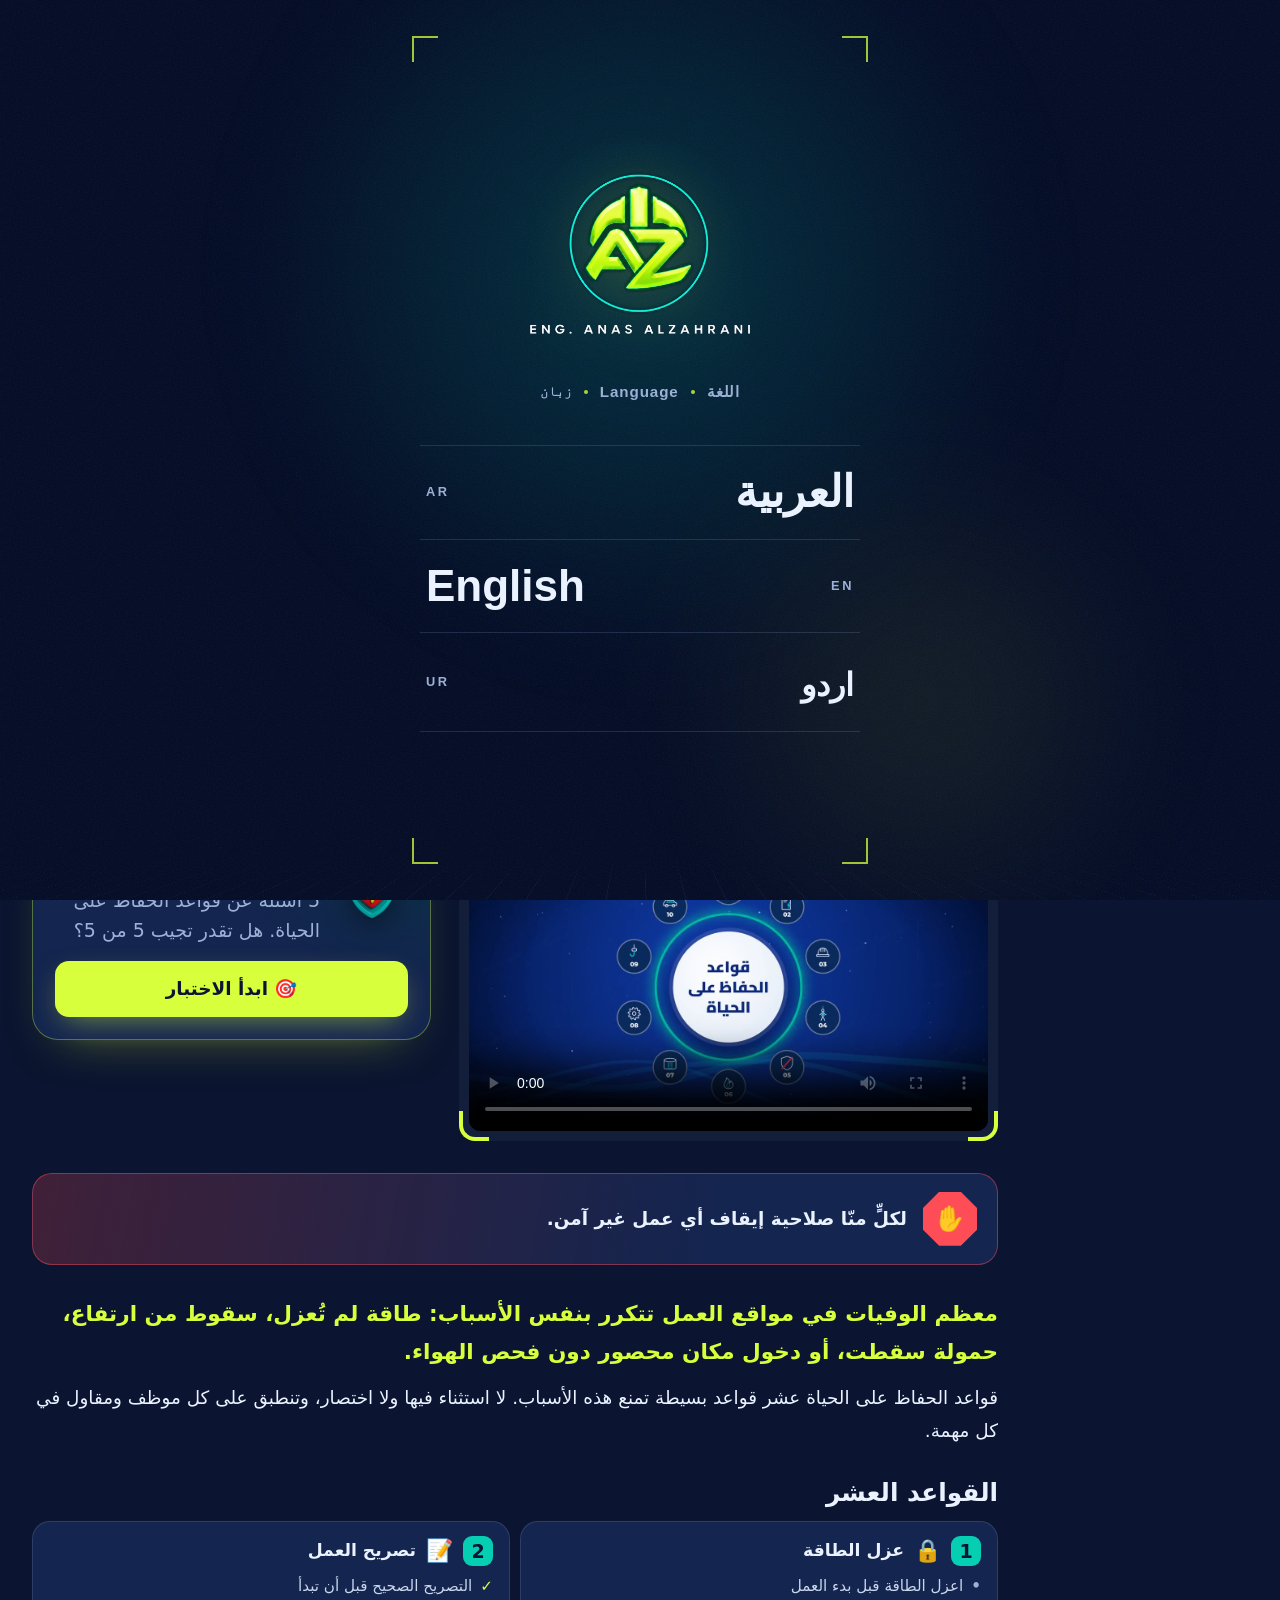
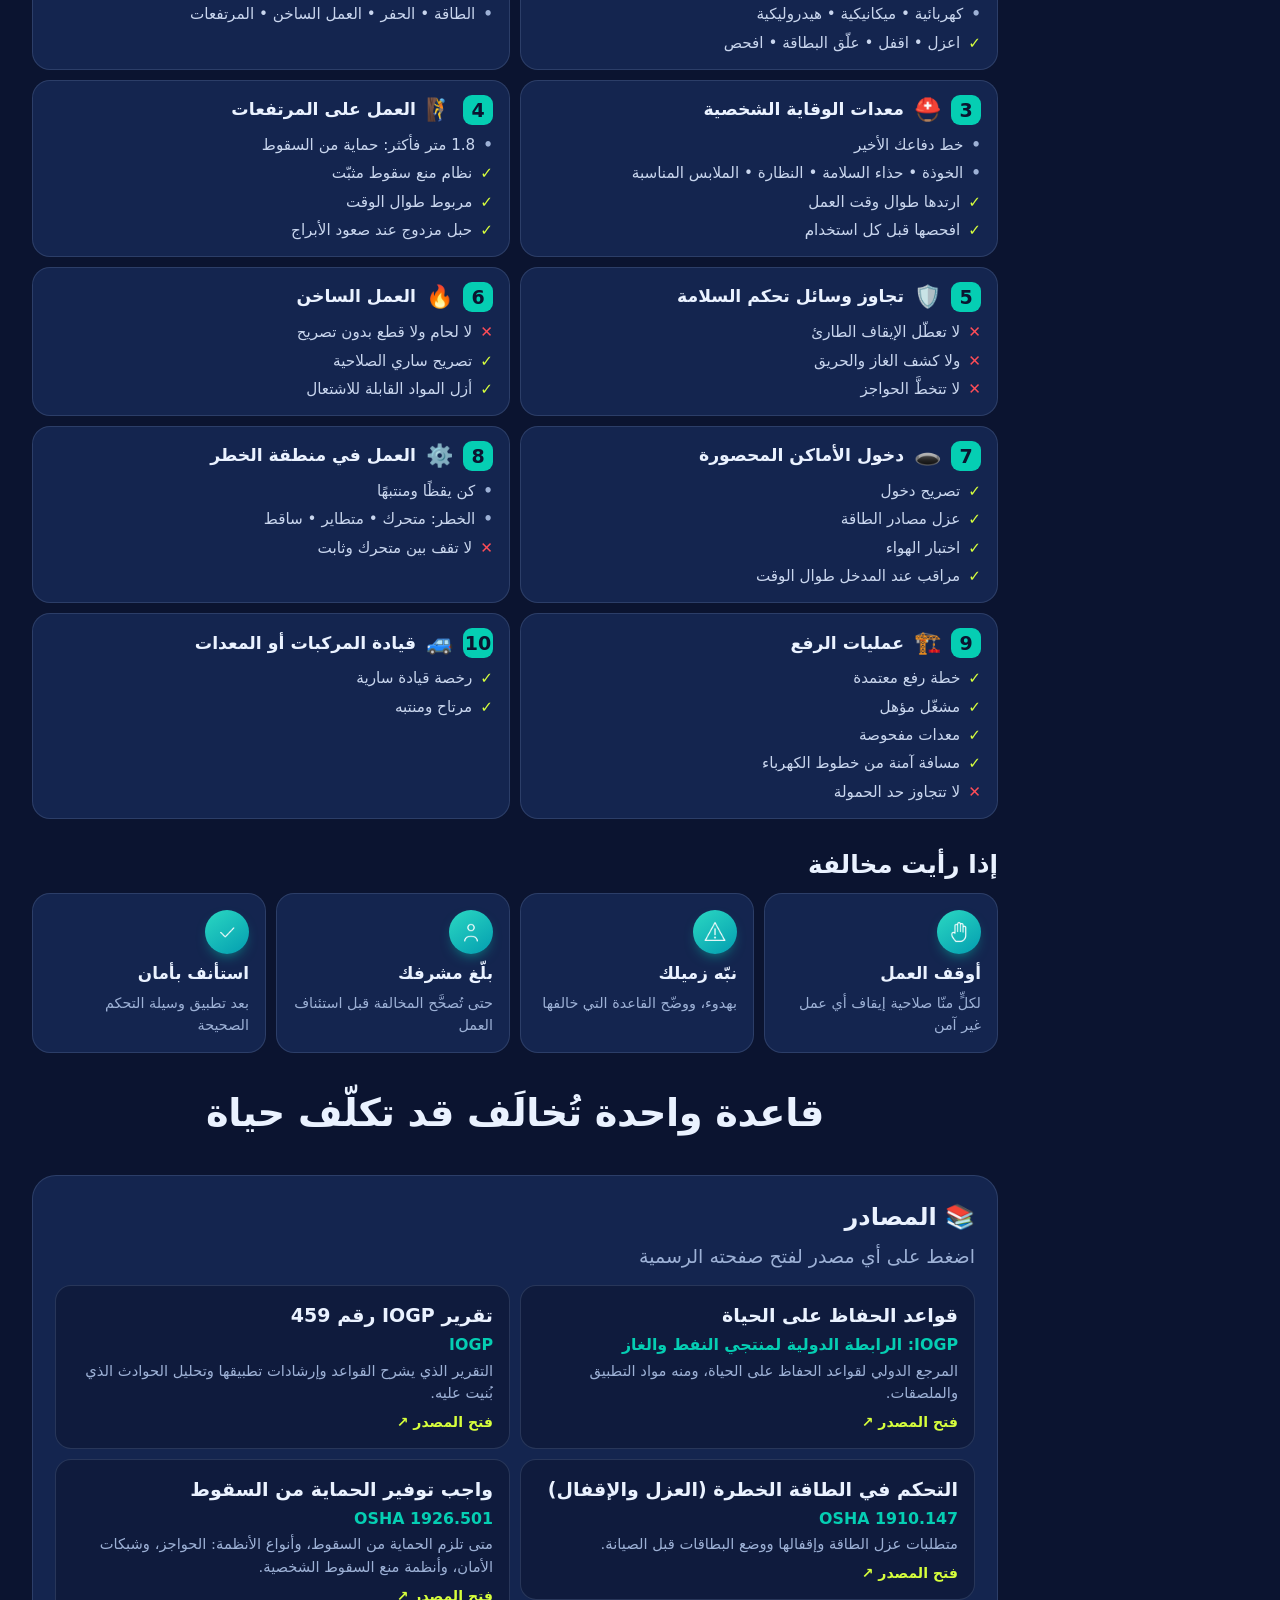
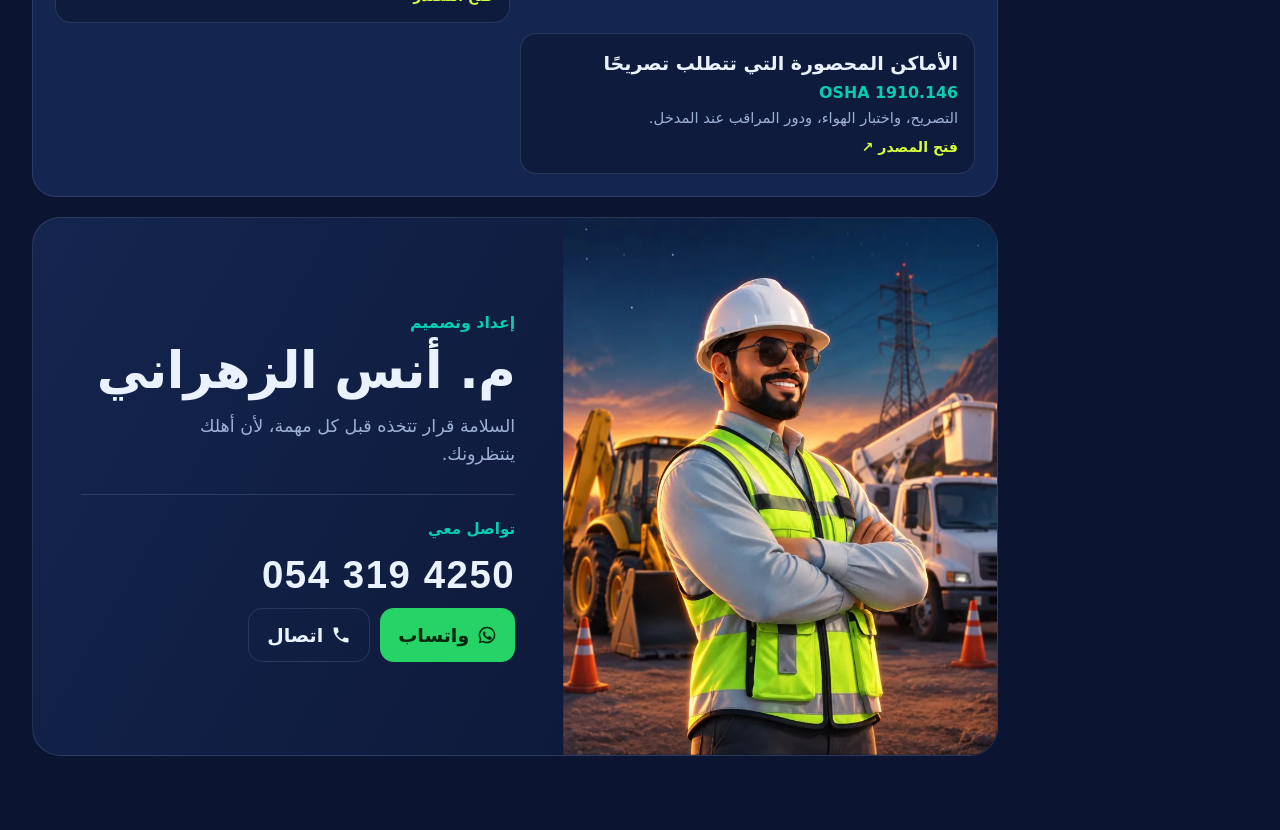
<file: index.html>
<!doctype html>
<html lang="ar" dir="rtl">
<head>
<meta charset="utf-8">
<meta http-equiv="Content-Security-Policy" content="default-src 'none'; script-src 'self'; style-src 'self' 'unsafe-inline' https://fonts.googleapis.com; font-src https://fonts.gstatic.com; img-src 'self' data:; media-src 'self'; frame-src https://www.youtube-nocookie.com; connect-src 'none'; object-src 'none'; base-uri 'none'; form-action 'none'; manifest-src 'none'; upgrade-insecure-requests">
<meta name="referrer" content="no-referrer">
<meta name="viewport" content="width=device-width, initial-scale=1, viewport-fit=cover">
<meta name="theme-color" content="#0B1430">
<meta http-equiv="Cache-Control" content="no-cache, no-store, must-revalidate">
<meta http-equiv="Pragma" content="no-cache">
<meta http-equiv="Expires" content="0">
<title>توعية السلامة | Safety Awareness</title>
<meta name="description" content="دقائق من التوعية تحميك طوال يومك: قواعد الحفاظ على الحياة، وتقييم المخاطر، وورش تفاعلية… بالعربية والإنجليزية والأردية. إعداد م. أنس الزهراني.">
<!-- Link preview (WhatsApp, Telegram, X, iMessage…) -->
<meta property="og:type" content="website">
<meta property="og:site_name" content="Safety Awareness · Eng. Anas Alzahrani">
<meta property="og:locale" content="ar_SA">
<meta property="og:title" content="سلامتك أولًا… أهلك ينتظرونك | توعية السلامة">
<meta property="og:description" content="دقائق من التوعية تحميك طوال يومك: قواعد الحفاظ على الحياة، وتقييم المخاطر، وورش تفاعلية… بالعربية والإنجليزية والأردية. إعداد م. أنس الزهراني.">
<meta property="og:url" content="https://enganas1.github.io/safety/">
<meta property="og:image" content="https://enganas1.github.io/safety/img/share.jpg">
<meta property="og:image:secure_url" content="https://enganas1.github.io/safety/img/share.jpg">
<meta property="og:image:type" content="image/jpeg">
<meta property="og:image:width" content="1200">
<meta property="og:image:height" content="630">
<meta property="og:image:alt" content="سلامتك أولًا… أهلك ينتظرونك — منصة توعية السلامة والصحة المهنية، م. أنس الزهراني">
<meta name="twitter:card" content="summary_large_image">
<meta name="twitter:title" content="سلامتك أولًا… أهلك ينتظرونك | توعية السلامة">
<meta name="twitter:description" content="دقائق من التوعية تحميك طوال يومك: قواعد الحفاظ على الحياة، وتقييم المخاطر، وورش تفاعلية… بالعربية والإنجليزية والأردية. إعداد م. أنس الزهراني.">
<meta name="twitter:image" content="https://enganas1.github.io/safety/img/share.jpg">
<link rel="icon" type="image/png" sizes="32x32" href="img/favicon-32.png">
<link rel="icon" type="image/png" sizes="192x192" href="img/icon-192.png">
<link rel="apple-touch-icon" href="img/apple-touch-icon.png">
<link rel="preconnect" href="https://fonts.googleapis.com">
<link rel="preconnect" href="https://fonts.gstatic.com" crossorigin>
<link href="https://fonts.googleapis.com/css2?family=Zain:wght@400;700;800;900&family=Noto+Nastaliq+Urdu:wght@400;700&display=swap" rel="stylesheet">
<link rel="preload" as="image" href="img/logo.webp">
<script src="content.js?v=202611241000"></script>
<script src="quiz.js?v=202611221330"></script>
<style>
/* =====================================================================
   الألوان — مأخوذة من المقطع والرسمة. غيّرها هنا فقط
   ===================================================================== */
:root{
  --night:#0B1430;     /* أعمق خلفية */
  --dusk:#14254F;      /* البطاقات */
  --sky:#254563;       /* سماء الغروب */
  --royal:#0A2E89;
  --teal:#05CEB3;
  --lime:#D7FF3C;      /* لون السترة العاكسة — لون التمييز */
  --glow:#FF9A4D;      /* وهج الأفق */
  --red:#FF4D57;
  --text:#EAF2FF;
  --muted:#9DB1D6;
  --line:rgba(157,177,214,.18);
  --silver:#C9D2DC;
  --display:"Zain",system-ui,sans-serif;
}
*{box-sizing:border-box;margin:0;padding:0}
html{background:var(--night);-webkit-text-size-adjust:100%;scroll-behavior:smooth}
body{background:var(--night);color:var(--text);font-family:"Zain",system-ui,sans-serif;font-size:19px;line-height:1.6;min-height:100vh;overflow-x:hidden}
body.ur{font-family:"Noto Nastaliq Urdu","Zain",serif;font-size:15.5px;line-height:2.35}
body.ur{--display:"Noto Nastaliq Urdu",serif}
a{color:inherit;text-decoration:none}
button{font:inherit;color:inherit;background:none;border:0;cursor:pointer}
:focus-visible{outline:3px solid var(--lime);outline-offset:3px;border-radius:6px}
[hidden]{display:none!important}
img{display:block;max-width:100%}
.wrap{max-width:1120px;margin:0 auto;padding:0 18px}
.emoji{font-family:"Apple Color Emoji","Segoe UI Emoji","Noto Color Emoji",sans-serif;line-height:1;font-weight:400}
.display{font-family:var(--display);font-weight:900;letter-spacing:-.01em}
body.ur .display{font-weight:700;letter-spacing:0}

/* ---------- Signature: hi-vis reflective stripe ---------- */
.stripe{height:12px;background:linear-gradient(var(--lime) 0 32%,var(--silver) 32% 68%,var(--lime) 68%);box-shadow:0 0 24px rgba(215,255,60,.25)}
.stripe.thin{height:7px}

/* ---------- Top bar ---------- */
.top{position:absolute;top:0;inset-inline:0;z-index:10}
.top.solid{position:sticky;background:rgba(11,20,48,.86);backdrop-filter:blur(12px);-webkit-backdrop-filter:blur(12px);border-bottom:1px solid var(--line)}
.top .wrap{display:flex;align-items:center;justify-content:space-between;height:62px;gap:12px}
.logo{display:flex;align-items:center;gap:10px;font-family:var(--display);font-weight:800;font-size:1.05rem}
body.ur .logo{font-weight:700;font-size:.95rem}
.logo .m{width:36px;height:36px;border-radius:10px;display:grid;place-items:center;background:var(--lime);font-size:19px;box-shadow:0 0 18px rgba(215,255,60,.35)}
.lang{display:flex;align-items:center;gap:8px;background:rgba(11,20,48,.55);border:1px solid var(--line);border-radius:999px;padding:6px 14px;font-size:.88rem;font-weight:600;backdrop-filter:blur(8px)}
.lang:hover{border-color:var(--lime)}
body.ur .lang{padding:0 14px}

/* ---------- Home hero: 3D illustration, headline in the open sky ---------- */
.hero{position:relative;overflow:hidden;background:var(--night);min-height:min(92vh,800px);display:flex;align-items:center}
.hero::after{content:"";position:absolute;inset:auto 0 0 0;height:20%;background:linear-gradient(transparent,var(--night));pointer-events:none}
.hero .in{position:relative;z-index:1;width:100%;max-width:1240px;margin:0 auto;padding:100px 24px 60px;display:flex;justify-content:flex-end;direction:ltr}
.hero .copy{width:min(46%,560px)}
.hero .mimg{display:none}
.hero .tag{display:inline-block;margin-bottom:14px;background:linear-gradient(90deg,#039DB0,#1A7FE8);color:#fff;font-weight:800;font-size:.9rem;border-radius:10px;padding:3px 14px}
body.ur .hero .tag{font-weight:700;padding:0 14px}
.hero .meter{margin-top:22px;max-width:420px}
.hero .chip{text-decoration:none}
.hero h1{font-size:clamp(2.4rem,5.6vw,5rem);line-height:1.05;text-wrap:balance}
body.ur .hero h1{line-height:1.7;font-size:clamp(1.9rem,4vw,3.4rem)}
.hero h1 .w{display:inline-block;animation:rise .7s cubic-bezier(.2,.9,.3,1.2) both}
.hero p{margin-top:16px;color:#C9D6EE;font-size:clamp(1rem,1.4vw,1.2rem);max-width:34ch}
.cta{display:flex;flex-wrap:wrap;gap:10px;margin-top:22px;align-items:center}
.btn{display:inline-flex;align-items:center;gap:10px;background:var(--lime);color:var(--night);font-family:var(--display);font-weight:800;padding:13px 22px;border-radius:14px;box-shadow:0 10px 30px -10px rgba(215,255,60,.55);transition:transform .12s}
body.ur .btn{font-weight:700;padding:6px 22px}
.btn img{width:26px;height:26px}
.btn:hover{transform:translateY(-2px)}
.btn:active{transform:scale(.97)}
.chip{display:inline-flex;align-items:center;gap:8px;border:1px solid var(--line);background:rgba(11,20,48,.55);border-radius:999px;padding:6px 14px;font-size:.88rem;font-weight:600;backdrop-filter:blur(6px)}
.chip b{color:var(--lime)}
@keyframes rise{from{opacity:0;transform:translateY(40%)}to{opacity:1;transform:none}}
@media all{
  .hero{min-height:0;background:var(--night);display:block}
  .hero .in{display:block;padding:0}
  .hero .mimg{display:block;width:100%;aspect-ratio:720/1050;max-height:62vh;object-fit:cover;object-position:30% 20%;-webkit-mask-image:linear-gradient(#000 70%,transparent);mask-image:linear-gradient(#000 70%,transparent)}
  .hero .copy{width:auto;padding:0 18px 28px;margin-top:-40px;position:relative}
  .hero h1{font-size:clamp(2.4rem,11vw,3.4rem)}
  body.ur .hero h1{font-size:clamp(1.9rem,8vw,2.6rem)}
}
}

/* ---------- Section heads ---------- */
.sec{padding:42px 0 8px}
.sec h2{font-family:var(--display);font-weight:800;font-size:clamp(1.5rem,3.6vw,2.2rem);line-height:1.2;margin-bottom:18px}
body.ur .sec h2{font-weight:700;line-height:1.9}

/* ---------- Tip of the day ---------- */
.tip{position:relative;display:flex;gap:18px;align-items:center;background:linear-gradient(100deg,rgba(255,154,77,.18),var(--dusk) 55%);border:1px solid var(--line);border-radius:22px;padding:20px 22px;overflow:hidden}
.tip .emoji{font-size:44px;flex-shrink:0}
.tip small{display:block;color:var(--glow);font-weight:700;font-size:.85rem}
.tip p{font-size:1.1rem;font-weight:600;line-height:1.55}
body.ur .tip p{line-height:2.2}

/* ---------- Mission cards ---------- */
.missions{display:grid;grid-template-columns:repeat(3,1fr);gap:16px}
@media (max-width:900px){.missions{grid-template-columns:repeat(2,1fr)}}
@media (max-width:520px){.missions{grid-template-columns:1fr}}
.mcard{position:relative;display:flex;flex-direction:column;gap:12px;min-height:220px;padding:20px;border-radius:24px;overflow:hidden;
  background:radial-gradient(120% 90% at 100% 0%,rgba(37,69,99,.95),var(--dusk) 60%);border:1px solid var(--line);transition:transform .15s,border-color .15s}
.mcard:hover{transform:translateY(-4px);border-color:rgba(215,255,60,.6)}
.mcard .no{font-family:"Zain",sans-serif;font-weight:900;font-size:4.2rem;line-height:.8;color:transparent;-webkit-text-stroke:1.5px rgba(157,177,214,.35)}
.mcard .big{position:absolute;inset-inline-end:8px;top:4px;width:110px;height:110px;filter:drop-shadow(0 10px 18px rgba(0,0,0,.4));transition:transform .2s}
.mcard:hover .big{transform:rotate(-6deg) scale(1.06)}
.mcard h3{font-family:var(--display);font-weight:800;font-size:1.35rem;line-height:1.25;margin-top:auto}
body.ur .mcard h3{font-weight:700;line-height:1.9;font-size:1.15rem}
.mcard .bar{height:6px;border-radius:6px;background:rgba(157,177,214,.18);overflow:hidden}
.mcard .bar i{display:block;height:100%;background:var(--lime);border-radius:6px}
.mcard .st{display:flex;justify-content:space-between;align-items:center;font-size:.82rem;color:var(--muted)}
.mcard.done{border-color:var(--lime);box-shadow:0 0 0 1px var(--lime),0 18px 40px -20px rgba(215,255,60,.5)}
.mcard.done .st b{color:var(--lime)}
.mcard.lead{grid-column:span 2;background:linear-gradient(120deg,rgba(5,206,179,.25),transparent 55%),radial-gradient(120% 90% at 100% 0%,var(--royal),var(--dusk) 65%)}
@media (max-width:520px){.mcard.lead{grid-column:auto}.mcard.lead .big{width:100px;height:100px}.mcard{min-height:200px}.mcard h3{padding-top:70px}}
.mcard.lead .big{width:150px;height:150px}

/* ---------- Badges ---------- */
.badges{display:flex;flex-wrap:wrap;gap:14px;align-items:center}
.hex{width:74px;height:84px;display:grid;place-items:center;font-size:32px;clip-path:polygon(50% 0,100% 25%,100% 75%,50% 100%,0 75%,0 25%);background:rgba(157,177,214,.14);position:relative}
.hex.on{background:var(--lime);box-shadow:none}
.hex img{width:62%;height:62%}
.hex:not(.on) img{filter:grayscale(1) opacity(.35)}
.hex:not(.on)::after{content:"🔒";position:absolute;font-size:16px;bottom:14px;font-family:"Apple Color Emoji","Segoe UI Emoji","Noto Color Emoji",sans-serif}
.prog{margin-inline-start:auto;text-align:end}
.prog b{display:block;font-family:"Zain",sans-serif;font-weight:900;font-size:2.2rem;line-height:1;color:var(--lime)}
.prog span{color:var(--muted);font-size:.9rem}
@media (max-width:560px){.prog{margin-inline-start:0;width:100%;text-align:start}}
.hero-msg{margin-top:12px;color:var(--lime);font-family:var(--display);font-weight:800}

/* ---------- Creator ---------- */
.creator{position:relative;display:grid;grid-template-columns:minmax(0,.9fr) 1.1fr;gap:0;align-items:stretch;border-radius:28px;overflow:hidden;background:linear-gradient(120deg,var(--dusk),var(--night));border:1px solid var(--line);margin-top:10px}
@media (max-width:700px){.creator{grid-template-columns:1fr}}
.creator .cart{min-height:360px}
.creator .cart img{width:100%;height:100%;object-fit:cover;object-position:50% 25%}
.creator .txt{padding:34px 30px;display:flex;flex-direction:column;justify-content:center}
.creator small{color:var(--teal);font-weight:700}
.creator h3{font-size:clamp(2rem,5vw,3.4rem);line-height:1.1;margin:6px 0 14px}
body.ur .creator h3{line-height:1.8}
.creator p{color:var(--muted);font-size:1.1rem;max-width:30ch}
.creator .contact{margin-top:26px;padding-top:22px;border-top:1px solid var(--line);display:grid;gap:12px;justify-items:start}
.creator .contact .ch{font-weight:800;color:var(--teal);font-size:.95rem}
.creator .contact .cnum{font-family:"Zain",sans-serif;font-weight:900;font-size:clamp(1.7rem,4.6vw,2.4rem);letter-spacing:.04em;color:var(--text);text-decoration:none;line-height:1.1}
.creator .contact .cnum:hover{color:var(--lime)}
.creator .cbtns{display:flex;flex-wrap:wrap;gap:10px}
.creator .cb{display:inline-flex;align-items:center;gap:8px;padding:11px 18px;border-radius:14px;font-weight:800;text-decoration:none;transition:transform .45s var(--spring),background .2s,border-color .2s}
.creator .cb svg{width:20px;height:20px;flex:none}
.creator .cb.wa{background:#25D366;color:#06260F}
.creator .cb.wa:hover{background:#3BE57A}
.creator .cb.call{background:transparent;color:var(--text);border:1.5px solid var(--line)}
.creator .cb.call:hover{border-color:var(--lime);color:var(--lime)}
.creator .cb:active{transform:scale(.94)}
.creator .stripe{margin-top:22px;width:140px;border-radius:3px}

footer{padding:30px 0 44px;color:var(--muted);font-size:.85rem;text-align:center}

/* ---------- Topic page ---------- */
.thero{position:relative;padding:34px 0 28px;overflow:hidden;background:radial-gradient(90% 120% at 85% 0%,var(--sky),var(--night) 70%)}
.thero::before{content:"";position:absolute;inset:auto 0 0 0;height:40%;background:linear-gradient(transparent,rgba(255,154,77,.10))}
.thero .ghost{position:absolute;inset-inline-end:max(2vw,calc((100vw - 1120px)/2));top:24px;width:min(34vw,300px);filter:drop-shadow(0 20px 30px rgba(0,0,0,.4));pointer-events:none}
@media (max-width:760px){.thero .ghost{position:relative;inset:auto;display:block;width:150px;margin:0 auto 6px}}
.thero .wrap{position:relative}
.kick{display:inline-flex;gap:8px;align-items:center;font-weight:700;font-size:.9rem;color:var(--lime)}
.kick span{color:var(--muted);font-weight:500}
.thero h1{font-size:clamp(2.3rem,8vw,4.6rem);line-height:1.05;margin:10px 0 12px;max-width:16ch}
body.ur .thero h1{line-height:1.7;font-size:clamp(1.9rem,6vw,3.4rem)}
.thero p{color:var(--muted);font-size:1.12rem;max-width:44ch}
.meter{display:flex;align-items:center;gap:14px;margin-top:22px;max-width:520px}
.meter .bar{flex:1;height:10px;border-radius:10px;background:rgba(157,177,214,.18);overflow:hidden}
.meter .bar i{display:block;height:100%;width:0;background:linear-gradient(90deg,var(--teal),var(--lime));border-radius:10px;transition:width .4s}
.meter b{font-family:"Zain",sans-serif;font-weight:900;font-size:1.2rem;min-width:3.4em;text-align:end}

.frame{position:relative;margin:26px 0 8px;border-radius:18px;padding:10px;background:rgba(157,177,214,.06)}
.frame .player{position:relative;aspect-ratio:16/9;border-radius:12px;overflow:hidden;background:#050A1C}
.frame video,.frame iframe{position:absolute;inset:0;width:100%;height:100%;border:0;background:#050A1C}
.frame .empty{position:absolute;inset:0;display:grid;place-items:center;align-content:center;gap:6px;color:var(--muted);text-align:center;background:radial-gradient(circle,var(--dusk),#050A1C)}
.frame .empty .emoji{font-size:44px}
.frame i.c{position:absolute;width:30px;height:30px;border:4px solid var(--lime)}
.frame i.c1{top:0;left:0;border-right:0;border-bottom:0;border-top-left-radius:16px}
.frame i.c2{top:0;right:0;border-left:0;border-bottom:0;border-top-right-radius:16px}
.frame i.c3{bottom:0;left:0;border-right:0;border-top:0;border-bottom-left-radius:16px}
.frame i.c4{bottom:0;right:0;border-left:0;border-top:0;border-bottom-right-radius:16px}


.cards{display:grid;gap:12px}
@media (min-width:860px){.cards.rules{grid-template-columns:1fr 1fr}}
.ck{position:relative;display:block;width:100%;text-align:start;background:var(--dusk);border:1.5px solid var(--line);border-radius:20px;padding:18px 18px 18px;transition:border-color .15s,background .15s}
.ck header{display:flex;align-items:center;gap:14px}
.ck .n{font-family:"Zain",sans-serif;font-weight:900;font-size:2.6rem;line-height:.9;color:transparent;-webkit-text-stroke:1.5px var(--teal);min-width:1.3em}
.ck .ic{font-size:30px}
.ck h3{font-family:var(--display);font-weight:800;font-size:1.2rem;line-height:1.3}
body.ur .ck h3{font-weight:700;line-height:1.9;font-size:1.05rem}
.ck ul{list-style:none;display:grid;gap:6px;margin-top:12px}
.ck li{display:flex;gap:10px;align-items:flex-start;font-size:.97rem}
.ck li::before{flex-shrink:0;width:20px;height:20px;margin-top:.35em;border-radius:6px;display:grid;place-items:center;font-size:.7rem;font-weight:900}
body.ur .ck li::before{margin-top:.6em}
.ck li.yes::before{content:"✓";background:var(--teal);color:var(--night)}
.ck li.no::before{content:"✕";background:var(--red);color:#fff}
.ck li.info::before{content:"";width:8px;height:8px;margin:.75em 6px 0;background:var(--muted);border-radius:2px}
body.ur .ck li.info::before{margin-top:1.15em}
.ck li.no{color:#FFC4C8}
.ck.pt{display:flex;gap:14px;align-items:center}
.ck.pt .ic{font-size:30px}

.dd{display:grid;grid-template-columns:1fr 1fr;gap:12px;margin-top:16px}
@media (max-width:560px){.dd{grid-template-columns:1fr}}
.dd > div{border-radius:20px;padding:16px 18px;background:var(--dusk);border-top:5px solid}
.dd .do{border-color:var(--teal)} .dd .dont{border-color:var(--red)}
.dd h3{font-family:var(--display);font-weight:800;margin-bottom:8px}
.dd ul{list-style:none;display:grid;gap:6px}
.dd li{display:flex;gap:8px}
.dd .do li::before{content:"✅"} .dd .dont li::before{content:"❌"}

.stop{display:flex;gap:16px;align-items:center;margin-top:24px;padding:18px 20px;border-radius:20px;background:linear-gradient(100deg,rgba(255,77,87,.22),var(--dusk) 70%);border:1px solid rgba(255,77,87,.45);font-family:var(--display);font-weight:800;font-size:1.15rem;line-height:1.4}
body.ur .stop{font-weight:700;line-height:2}
.oct{width:54px;height:54px;flex-shrink:0;display:grid;place-items:center;background:var(--red);clip-path:polygon(30% 0,70% 0,100% 30%,100% 70%,70% 100%,30% 100%,0 70%,0 30%);font-size:24px}


.nextm{display:flex;align-items:center;gap:16px;margin-top:16px;padding:18px 20px;border-radius:22px;background:linear-gradient(120deg,var(--royal),var(--dusk));border:1px solid var(--line);transition:transform .15s}
.nextm:hover{transform:translateY(-3px)}
.nextm img{width:64px;height:64px}
.nextm small{color:var(--lime);font-weight:700;display:block}
.nextm b{font-family:var(--display);font-weight:800;font-size:1.3rem}
body.ur .nextm b{font-weight:700}

.by{display:flex;align-items:center;gap:14px;justify-content:center;padding:34px 0 46px}
.by .av{width:60px;height:60px;border-radius:50%;border:2px solid var(--lime);overflow:hidden;background:var(--sky);flex-shrink:0}
.by .av img{width:100%;height:100%;object-fit:cover}
.by small{display:block;color:var(--muted);font-size:.8rem}
.by b{font-family:var(--display);font-weight:800;font-size:1.15rem}
body.ur .by b{font-weight:700}

/* ---------- Quiz ---------- */
.h2{font-family:var(--display);font-weight:900;font-size:1.6rem;margin:34px 0 14px}
.quiz{position:relative;scroll-margin-top:80px;margin:22px 0 8px;padding:22px;border-radius:26px;background:radial-gradient(90% 120% at 100% 0%,rgba(5,206,179,.16),var(--dusk) 60%);border:1.5px solid rgba(215,255,60,.35);box-shadow:0 20px 50px -30px rgba(215,255,60,.5)}
.quiz.won{border-color:var(--lime);background:radial-gradient(90% 120% at 50% 0%,rgba(215,255,60,.20),var(--dusk) 65%)}
.qhead{display:flex;align-items:center;gap:16px;margin-bottom:16px}
.qhead .hex{width:78px;height:88px;flex-shrink:0}
.qhead h2{font-family:var(--display);font-weight:900;font-size:1.7rem;line-height:1.2}
.qhead p{color:var(--muted)}
body.ur .qhead h2{font-weight:700;line-height:1.9}
.qgo{width:100%;justify-content:center;font-size:1.15rem}
.qtop{display:flex;justify-content:space-between;align-items:center;gap:12px;color:var(--muted);font-weight:700;font-size:.95rem}
.dots{display:flex;gap:6px}
.dots i{width:26px;height:8px;border-radius:8px;background:rgba(157,177,214,.22)}
.dots i.now{background:var(--teal);box-shadow:0 0 10px var(--teal)}
.dots i.ok{background:var(--lime)} .dots i.bad{background:var(--red)}
.qq{font-family:var(--display);font-weight:800;font-size:clamp(1.35rem,4.4vw,1.75rem);line-height:1.35;margin:16px 0 14px;animation:qin .35s ease both}
body.ur .qq{font-weight:700;line-height:2}
.opts{display:grid;gap:10px}
.opt{display:flex;align-items:center;gap:14px;width:100%;text-align:start;padding:14px 16px;border-radius:16px;background:rgba(11,20,48,.55);border:1.5px solid var(--line);font-size:1.08rem;font-weight:700;line-height:1.4;transition:transform .12s,border-color .15s,background .15s;animation:qin .35s ease both}
.opt:nth-child(2){animation-delay:.06s} .opt:nth-child(3){animation-delay:.12s}
body.ur .opt{font-weight:400;padding:8px 16px;line-height:2}
.opt:hover:not(:disabled){border-color:var(--teal);transform:translateY(-2px)}
.opt:active:not(:disabled){transform:scale(.98)}
.opt .key{width:34px;height:34px;flex-shrink:0;border-radius:10px;display:grid;place-items:center;background:rgba(157,177,214,.15);font-weight:900}
.opt:disabled{cursor:default}
.opt.right{border-color:var(--lime);background:rgba(215,255,60,.14);animation:pulse .5s ease}
.opt.right .key{background:var(--lime);color:var(--night)}
.opt.wrong{border-color:var(--red);background:rgba(255,77,87,.14);animation:shake .45s ease}
.opt.wrong .key{background:var(--red);color:#fff}
.fb .fbin{margin-top:14px;padding:14px 16px;border-radius:16px;animation:qin .3s ease both}
.fb .ok{background:rgba(215,255,60,.10);border-inline-start:5px solid var(--lime)}
.fb .bad{background:rgba(255,77,87,.10);border-inline-start:5px solid var(--red)}
.fb b{font-family:var(--display);font-size:1.15rem}
.fb p{color:#C9D6EE;margin-top:4px}
.fb .btn{margin-top:14px;width:100%;justify-content:center}
.quiz.result{text-align:center;display:flex;flex-direction:column;align-items:center;gap:10px}
.quiz.result h3{font-family:var(--display);font-weight:900;font-size:1.6rem;line-height:1.3}
body.ur .quiz.result h3{font-weight:700;line-height:2}
.quiz.result .sc{color:var(--muted)} .quiz.result .sc b{color:var(--text)}
.ring{width:150px;height:150px}
.ring circle{fill:none;stroke-width:10}
.ring .bg{stroke:rgba(157,177,214,.2)}
.ring .fg{stroke:var(--teal);stroke-linecap:round;transform:rotate(-90deg);transform-origin:50% 50%;transition:stroke-dashoffset 1s cubic-bezier(.2,.8,.2,1)}
.ring text{fill:var(--text);font:900 30px "Zain",sans-serif}
.medal{perspective:600px;margin:6px 0}
.medal .hex{width:140px;height:158px;animation:flip 1.1s cubic-bezier(.2,.9,.3,1.1) both;box-shadow:0 0 60px rgba(215,255,60,.6)}
.medal::after{content:"";display:block;width:180px;height:24px;margin:-6px auto 0;border-radius:50%;background:radial-gradient(rgba(215,255,60,.45),transparent 70%)}
.spark{position:fixed;z-index:60;color:var(--lime);font-style:normal;font-size:18px;pointer-events:none;animation:spark .7s ease-out forwards}
.confetti{position:fixed;inset:0;z-index:70;pointer-events:none}
@keyframes qin{from{opacity:0;transform:translateY(10px)}to{opacity:1;transform:none}}
@keyframes shake{20%,60%{transform:translateX(-7px)}40%,80%{transform:translateX(7px)}}
@keyframes pulse{50%{transform:scale(1.03)}}
@keyframes flip{0%{transform:rotateY(-540deg) scale(.3);opacity:0}70%{transform:rotateY(20deg) scale(1.08);opacity:1}100%{transform:rotateY(0) scale(1)}}
@keyframes spark{to{transform:translate(var(--x),var(--y)) scale(.4);opacity:0}}
.meter .ml{color:var(--muted);font-weight:700;font-size:.9rem;white-space:nowrap}
.refs{display:flex;flex-wrap:wrap;gap:8px;align-items:center;margin-top:18px;color:var(--muted);font-size:.9rem}
.refs small{font-weight:700;color:var(--teal);font-size:.9rem}
.refs span{border:1px solid var(--line);border-radius:999px;padding:2px 12px}

/* ---------- Language picker: one cinematic screen, minimal words ---------- */
#picker{position:fixed;inset:0;z-index:40;overflow:auto;background:#020A24;isolation:isolate}
#picker .pbg{position:fixed;inset:0;z-index:-1;overflow:hidden;pointer-events:none}
#picker .glow{position:absolute;border-radius:50%;filter:blur(60px);opacity:.55}
#picker .g1{width:70vmax;height:70vmax;left:50%;top:30%;translate:-50% -50%;background:radial-gradient(circle,rgba(5,206,179,.38),transparent 62%)}
#picker .g2{width:46vmax;height:46vmax;left:72%;top:78%;translate:-50% -50%;background:radial-gradient(circle,rgba(215,255,60,.16),transparent 64%)}
#picker .floor{position:absolute;left:-50%;right:-50%;bottom:-8%;height:62%;transform-origin:50% 100%;transform:perspective(520px) rotateX(64deg);
  background-image:linear-gradient(rgba(155,176,224,.16) 1px,transparent 1px),linear-gradient(90deg,rgba(155,176,224,.16) 1px,transparent 1px);background-size:56px 56px;
  -webkit-mask-image:linear-gradient(to top,#000 10%,transparent 85%);mask-image:linear-gradient(to top,#000 10%,transparent 85%)}
#picker .grain{position:absolute;inset:-50%;opacity:.07;background-image:url("data:image/svg+xml,%3Csvg xmlns='http://www.w3.org/2000/svg' width='160' height='160'%3E%3Cfilter id='n'%3E%3CfeTurbulence type='fractalNoise' baseFrequency='.85' numOctaves='2' stitchTiles='stitch'/%3E%3C/filter%3E%3Crect width='100%25' height='100%25' filter='url(%23n)'/%3E%3C/svg%3E")}
#picker .pin{position:relative;min-height:100%;width:min(100% - 32px,440px);margin:0 auto;padding:clamp(48px,9vh,96px) 0;display:flex;flex-direction:column;align-items:center;justify-content:center;text-align:center;gap:clamp(22px,4.5vh,40px)}
#picker .vf{position:absolute;inset:clamp(18px,4vh,40px) -8px;pointer-events:none}
#picker .vf i{position:absolute;width:26px;height:26px;border:2px solid rgba(215,255,60,.75)}
#picker .vf i:nth-child(1){top:0;left:0;border-right:0;border-bottom:0}
#picker .vf i:nth-child(2){top:0;right:0;border-left:0;border-bottom:0}
#picker .vf i:nth-child(3){bottom:0;left:0;border-right:0;border-top:0}
#picker .vf i:nth-child(4){bottom:0;right:0;border-left:0;border-top:0}
#picker .pq{display:flex;align-items:center;justify-content:center;gap:12px;margin:0;font-family:"Zain",sans-serif;font-weight:700;font-size:.95rem;letter-spacing:.06em;color:var(--muted)}
#picker .pq i{width:4px;height:4px;border-radius:50%;background:var(--lime);opacity:.8}
#picker .pq .ur{font-family:"Noto Nastaliq Urdu",serif;font-size:.85rem;line-height:1.9;letter-spacing:0}
#picker .choose{width:100%;display:grid;border-top:1px solid rgba(155,176,224,.18)}
#picker .choose button{position:relative;overflow:hidden;display:grid;grid-template-columns:auto 1fr auto;align-items:center;gap:14px;width:100%;padding:clamp(16px,2.6vh,22px) 6px;border:0;border-bottom:1px solid rgba(155,176,224,.18);border-radius:0;background:none;color:var(--text);cursor:pointer;text-align:start;font:inherit}
#picker .choose button::before{content:"";position:absolute;inset:0;z-index:-1;background:linear-gradient(90deg,var(--lime),#B9F03A);transform:scaleX(0);transform-origin:var(--o,right);transition:transform .5s cubic-bezier(.7,0,.2,1)}
#picker .choose button[dir="ltr"]{--o:left}
#picker .choose .nm{grid-row:1;grid-column:1;font-family:"Zain",sans-serif;font-weight:900;font-size:clamp(2rem,8.5vw,2.75rem);line-height:1.1}
#picker .choose .ur .nm{font-family:"Noto Nastaliq Urdu",serif;font-weight:700;font-size:clamp(1.5rem,6.4vw,2rem);line-height:1.5;padding-top:.2em}
#picker .choose .cd{grid-row:1;grid-column:3;font-family:"Zain",sans-serif;font-weight:700;font-size:.8rem;letter-spacing:.2em;color:var(--muted);direction:ltr;transition:color .3s}
#picker .choose .ar{grid-row:1;grid-column:2;justify-self:end;align-self:center;font-family:"Zain",sans-serif;font-weight:900;font-size:1.6rem;line-height:1;opacity:0;transform:translateX(var(--ax,12px));transition:opacity .35s,transform .5s cubic-bezier(.7,0,.2,1)}
#picker .choose .ar::before{content:"←"}
#picker .choose button[dir="ltr"] .ar{--ax:-12px}
#picker .choose button[dir="ltr"] .ar::before{content:"→"}
#picker .choose button,#picker .choose .nm{transition:color .3s}
#picker .choose button:is(:hover,:focus-visible){color:var(--night);outline:0}
#picker .choose button:is(:hover,:focus-visible)::before{transform:scaleX(1)}
#picker .choose button:is(:hover,:focus-visible) .cd{color:var(--night)}
#picker .choose button:is(:hover,:focus-visible) .ar{opacity:1;transform:none}
#picker .choose button:active{transform:none!important}
@media (orientation:landscape) and (max-height:540px){
  #picker .pin{width:min(100% - 48px,760px);display:grid;grid-template-columns:minmax(0,.8fr) minmax(0,1.2fr);grid-template-areas:"logo list" "label list";align-content:center;column-gap:40px;row-gap:14px;padding:28px 0}
  #picker .plogo{grid-area:logo;width:min(100%,200px);justify-self:center;align-self:end}
  #picker .pq{grid-area:label;align-self:start}
  #picker .choose{grid-area:list}
  #picker .choose button{padding-block:12px}
  #picker .choose .nm{font-size:1.9rem}#picker .choose .ur .nm{font-size:1.45rem}
  #picker .vf{inset:10px -14px}
}

@media (prefers-reduced-motion:reduce){*{animation:none!important;transition:none!important}.burst{display:none}}

/* ===================== Workshops ===================== */
.tabs{grid-template-columns:repeat(var(--n,2),minmax(0,1fr))}
.tabs[style*="--n:3"] a{flex-direction:column;gap:4px;padding:8px 6px;font-size:.82rem}
.tabs[style*="--n:3"] a img{width:28px;height:28px}
.kick{display:inline-block;color:var(--lime);font-weight:800;font-size:.85rem;margin-bottom:4px}
.back{display:inline-flex;align-items:center;gap:8px;margin:22px 0 4px;color:var(--muted);font-weight:700;text-decoration:none}
.back:hover{color:var(--lime)}
.wwatch{font-weight:800;margin:18px 0 10px}

.wgrid{display:grid;gap:18px;margin-top:26px}
.wcard{display:grid;grid-template-columns:1fr;border-radius:24px;overflow:hidden;background:var(--dusk);border:1px solid var(--line);text-decoration:none;color:var(--text);transition:transform .45s var(--spring),border-color .2s}
.wcard:hover{border-color:rgba(215,255,60,.6);transform:translateY(-3px)}
.wimg{position:relative;aspect-ratio:16/9;background:#050A1C}
.wimg img{width:100%;height:100%;object-fit:cover}
.wplay{position:absolute;inset:0;margin:auto;width:64px;height:64px;border-radius:50%;display:grid;place-items:center;background:var(--lime);color:var(--night);font-size:24px;box-shadow:0 0 0 10px rgba(215,255,60,.2)}
.wbody{padding:18px 20px 22px;display:flex;flex-direction:column;gap:8px;align-items:flex-start}
.wbody h3{font-family:var(--display);font-weight:900;font-size:1.45rem;line-height:1.25}
body.ur .wbody h3{font-weight:700;line-height:1.9}
.wbody p{color:var(--muted)}
.wmeta{display:flex;flex-wrap:wrap;gap:8px;font-size:.85rem;color:var(--muted)}
.wmeta span{border:1px solid var(--line);border-radius:999px;padding:2px 10px}
.wbody .btn{margin-top:6px}

.wart{margin-top:30px}
.wlead p{font-size:1.15rem;line-height:1.75;margin-bottom:12px}
.wlead p:first-child{font-family:var(--display);font-weight:800;font-size:1.35rem;color:var(--lime)}
body.ur .wlead p{line-height:2.3}
.wsec{margin-top:30px}
.wsec h2{font-family:var(--display);font-weight:900;font-size:1.55rem;margin-bottom:12px;line-height:1.3}
body.ur .wsec h2{font-weight:700;line-height:1.9}
.wdef{background:rgba(5,206,179,.1);border:1px solid rgba(5,206,179,.35);border-radius:16px;padding:12px 16px;font-weight:700;margin-bottom:14px}
.wtiles{display:grid;grid-template-columns:repeat(2,minmax(0,1fr));gap:10px}
.wtile{background:var(--dusk);border:1px solid var(--line);border-radius:18px;padding:16px;display:flex;flex-direction:column;gap:6px}
.wtile b{font-weight:800;font-size:1.05rem}
.wtile small{color:var(--muted);font-size:.9rem;line-height:1.5}
body.ur .wtile small{line-height:2}
.wic{width:44px;height:44px;border-radius:50%;display:grid;place-items:center;background:linear-gradient(145deg,#2BD8C2,#039DB0);box-shadow:0 6px 14px -6px rgba(5,206,179,.7);flex-shrink:0}
.wic img{width:24px;height:24px}
.wchain{list-style:none;display:grid;gap:10px;counter-reset:c}
.wchain li{position:relative;display:flex;gap:14px;align-items:center;background:var(--dusk);border:1px solid var(--line);border-radius:18px;padding:14px 16px}
.wchain li:not(:last-child)::after{content:"↓";position:absolute;inset-inline-start:30px;bottom:-17px;z-index:1;color:var(--lime);font-weight:900}
.wchain b{display:block;font-weight:800}
.wchain small{color:var(--muted)}
.wend{margin-top:14px;color:var(--lime);font-weight:800}
.wcheck ul{list-style:none;display:grid;gap:10px}
.wcheck li{display:flex;gap:12px;align-items:center;padding:14px 16px;border-radius:16px;background:linear-gradient(100deg,rgba(215,255,60,.12),var(--dusk) 70%);border:1px solid rgba(215,255,60,.35);font-weight:700}
.wok{width:32px;height:32px;border-radius:10px;background:var(--lime);display:grid;place-items:center;flex-shrink:0}
.wok img{width:20px;height:20px;filter:brightness(0)}
.windex{margin:28px 0 8px;padding:20px;border-radius:22px;background:var(--dusk);border:1.5px solid var(--line)}
.windex h2{margin-bottom:12px}
.windex ol{list-style:none;padding:0;margin:0;display:grid;gap:8px}
.windex a{display:flex;align-items:center;gap:12px;padding:10px 12px;border-radius:14px;background:rgba(155,176,224,.06);color:var(--text);text-decoration:none;transition:background .2s}
.windex a:hover{background:rgba(215,255,60,.12)}
.windex a span{flex:none;width:32px;height:32px;border-radius:10px;display:grid;place-items:center;font-weight:900;background:var(--lime);color:var(--night)}
.windex a b{font-weight:800;line-height:1.4}
@media (min-width:760px){.windex ol{grid-template-columns:1fr 1fr}}
.wpart{margin:56px 0 6px;padding-top:26px;border-top:2px solid var(--lime);scroll-margin-top:80px}
.wpart .pk{display:inline-block;font-weight:900;font-size:.85rem;color:var(--night);background:var(--lime);border-radius:999px;padding:3px 12px}
.wpart h2{font-size:clamp(1.7rem,6vw,2.6rem);line-height:1.2;margin:10px 0 6px}
.wpart p{color:var(--muted);max-width:60ch}
.wpart .ptop{display:inline-block;margin-top:10px;font-size:.85rem;font-weight:700;color:var(--teal);text-decoration:none}
.wpart .ptop:hover{color:var(--lime)}
.wclose{margin:34px 0 0;text-align:center;font-size:clamp(1.5rem,5vw,2.4rem);line-height:1.35}
body.ur .wclose{line-height:2}

.wsources{margin-top:36px;padding:22px;border-radius:24px;background:var(--dusk);border:1px solid var(--line)}
.wsources h2{font-family:var(--display);font-weight:900;font-size:1.5rem}
.wsources > p{color:var(--muted);margin:4px 0 14px}
.wsources ol{list-style:none;display:grid;gap:10px}
.src{display:grid;gap:2px;padding:14px 16px;border-radius:16px;background:rgba(11,20,48,.55);border:1px solid var(--line);text-decoration:none;color:var(--text);transition:transform .45s var(--spring),border-color .2s}
.src:hover{border-color:var(--teal);transform:translateY(-2px)}
.src b{font-weight:800}
.src small{color:var(--teal);font-weight:700}
.src span{color:var(--muted);font-size:.92rem;line-height:1.55}
body.ur .src span{line-height:2}
.src i{font-style:normal;color:var(--lime);font-weight:800;font-size:.88rem;margin-top:4px}

@media (min-width:600px){
  .wtiles.six{grid-template-columns:repeat(3,minmax(0,1fr))}
  .wcard{grid-template-columns:minmax(0,1fr) minmax(0,1fr)}
  .wimg{aspect-ratio:auto;min-height:100%}
}
@media (min-width:960px){
  .wtiles.four{grid-template-columns:repeat(4,minmax(0,1fr))}
  .wchain{grid-template-columns:repeat(4,minmax(0,1fr))}
  .wchain li{flex-direction:column;align-items:flex-start}
  .wchain li:not(:last-child)::after{inset-inline-start:auto;inset-inline-end:-15px;bottom:auto;top:50%}
  [dir=rtl] .wchain li:not(:last-child)::after{content:"←"}
  [dir=ltr] .wchain li:not(:last-child)::after{content:"→"}
  .wsources ol{grid-template-columns:repeat(2,minmax(0,1fr))}
}


/* ===================== Section content ===================== */
.wic.emoji{font-size:22px;background:rgba(5,206,179,.16);box-shadow:none}
.wscale{list-style:none;display:grid;gap:8px}
.wscale li{display:grid;grid-template-columns:auto 1fr;column-gap:12px;align-items:center;background:var(--dusk);border:1px solid var(--line);border-radius:14px;padding:10px 14px}
.wscale small{grid-column:2;color:var(--muted)}
.sn{grid-row:span 2;width:36px;height:36px;border-radius:10px;display:grid;place-items:center;font-weight:900;color:var(--night)}
.sn.s1{background:#2FD07A}.sn.s2{background:#9BE15D}.sn.s3{background:#FFD23F}.sn.s4{background:#FF9A4D}.sn.s5{background:#FF4D57;color:#fff}
.wlevels{display:grid;gap:8px}
.lv{display:grid;gap:2px;border-radius:14px;padding:12px 16px;border:1px solid var(--line);background:var(--dusk)}
.lv b{font-weight:900}
.lv span{color:#C9D6EE}
.lv.low{border-color:#2FD07A;background:linear-gradient(100deg,rgba(47,208,122,.18),var(--dusk) 70%)}
.lv.med{border-color:#FFD23F;background:linear-gradient(100deg,rgba(255,210,63,.16),var(--dusk) 70%)}
.lv.high{border-color:#FF9A4D;background:linear-gradient(100deg,rgba(255,154,77,.18),var(--dusk) 70%)}
.lv.ext{border-color:#FF4D57;background:linear-gradient(100deg,rgba(255,77,87,.2),var(--dusk) 70%)}
.wcheck .wok{color:var(--night);font-weight:900}
.wrules{list-style:none;display:grid;gap:10px}
.wrules > li{background:var(--dusk);border:1px solid var(--line);border-radius:18px;padding:14px 16px}
.wrules header{display:flex;align-items:center;gap:10px;margin-bottom:8px}
.wrules header .emoji{font-size:22px}
.wrules header b{font-weight:800;font-size:1.08rem}
.rn{width:30px;height:30px;border-radius:9px;display:grid;place-items:center;background:var(--teal);color:var(--night);font-weight:900;flex-shrink:0}
.wrules ul{list-style:none;display:grid;gap:4px}
.wrules ul li{display:flex;gap:8px;font-size:.95rem;color:#C9D6EE}
.wrules ul li::before{flex-shrink:0;font-weight:900}
.wrules ul li.yes::before{content:"✓";color:var(--lime)}
.wrules ul li.no::before{content:"✕";color:var(--red)}
.wrules ul li.info::before{content:"•";color:var(--muted)}
@media (min-width:960px){
  .wrules{grid-template-columns:repeat(2,minmax(0,1fr))}
  .wscale{grid-template-columns:repeat(5,minmax(0,1fr))}
  .wscale li{grid-template-columns:1fr;text-align:center;justify-items:center;row-gap:6px}
  .wscale small{grid-column:1}
  .sn{grid-row:auto}
  .wlevels{grid-template-columns:repeat(4,minmax(0,1fr))}
}


/* ===================== Workshop media blocks ===================== */
.wtiles.three{grid-template-columns:1fr}
.wfig{border-radius:18px;overflow:hidden;background:var(--dusk);border:1px solid var(--line)}
.wfig img{width:100%;display:block}
.wfig figcaption{padding:10px 14px;color:#C9D6EE;font-weight:600}
.wzones{list-style:none;display:grid;gap:8px}
.wzones li{display:flex;gap:12px;align-items:center;background:var(--dusk);border:1px solid var(--line);border-radius:14px;padding:12px 14px}
.wzones b{display:block;font-weight:800}
.wzones small{color:var(--muted)}
.zn{width:34px;height:34px;flex-shrink:0;border-radius:50%;display:grid;place-items:center;font-weight:900;color:var(--night);background:linear-gradient(145deg,#2BD8C2,#039DB0)}
.wcompare{display:grid;gap:10px}
.wcompare figure{border-radius:16px;overflow:hidden;border:2px solid var(--line);background:var(--dusk)}
.wcompare figure.ok{border-color:var(--lime)}
.wcompare figure.bad{border-color:rgba(255,77,87,.6)}
.wcompare img{width:100%;display:block}
.wcompare figcaption{padding:8px 12px;font-weight:800}
.wcompare .ok figcaption{color:var(--lime)} .wcompare .bad figcaption{color:#FFC4C8}
@media (min-width:600px){.wtiles.three{grid-template-columns:repeat(3,minmax(0,1fr))}.wcompare{grid-template-columns:1fr 1fr}}
@media (min-width:960px){.wzones{grid-template-columns:repeat(5,minmax(0,1fr))}.wzones li{flex-direction:column;align-items:flex-start}}


/* ===================== Video protection ===================== */
.player{-webkit-user-select:none;user-select:none;-webkit-touch-callout:none}
.player video{-webkit-user-drag:none}
.wm{position:absolute;inset:0;pointer-events:none;overflow:hidden;z-index:2}
.wm span{position:absolute;white-space:nowrap;font-family:"Zain",sans-serif;font-weight:800;font-size:clamp(.7rem,2.4vw,1rem);color:rgba(255,255,255,.14);text-shadow:none;top:12%;left:6%;animation:wmove 28s linear infinite}
@keyframes wmove{0%{top:10%;left:5%}25%{top:62%;left:48%}50%{top:30%;left:58%}75%{top:72%;left:8%}100%{top:10%;left:5%}}
.fsb{position:absolute;top:8px;inset-inline-end:8px;z-index:3;width:38px;height:38px;border-radius:10px;border:0;background:rgba(11,20,48,.7);color:#fff;font-size:18px;cursor:pointer;display:grid;place-items:center}
.fsb:hover{background:var(--lime);color:var(--night)}
.player:fullscreen{border-radius:0;aspect-ratio:auto;width:100%;height:100%;background:#000}
.player:fullscreen video{object-fit:contain}
.player:-webkit-full-screen{border-radius:0;width:100%;height:100%;background:#000}
.player:fullscreen .wm span{font-size:1.4rem}
/* in-page fullscreen (iPhone) */
html.pfs-lock,html.pfs-lock body{overflow:hidden;overscroll-behavior:none}
.player.pfs{position:fixed;inset:0;z-index:9999;width:100vw;height:100vh;height:100dvh;aspect-ratio:auto;border-radius:0;background:#000;
  padding:env(safe-area-inset-top,0px) env(safe-area-inset-right,0px) env(safe-area-inset-bottom,0px) env(safe-area-inset-left,0px)}
.player.pfs video{position:absolute;inset:0;width:100%;height:100%;object-fit:contain;background:#000}
.player.pfs .wm span{font-size:clamp(1rem,3.4vmin,1.5rem)}
.player.pfs .fsb{top:calc(10px + env(safe-area-inset-top,0px));inset-inline-end:calc(10px + env(safe-area-inset-right,0px));width:44px;height:44px;font-size:20px}


.wonly{display:inline-block;justify-self:start;font-size:.75rem;font-weight:800;color:var(--night);background:var(--teal);border-radius:999px;padding:2px 10px;margin-bottom:4px}
.wtiles.five{grid-template-columns:repeat(2,minmax(0,1fr))}
.wph{position:absolute;inset:0;display:grid;place-items:center;background:radial-gradient(circle,#2a1a10,#0B1430 75%)}
.wph img{width:42%;max-width:150px;filter:drop-shadow(0 12px 24px rgba(0,0,0,.5))}
.examcta{display:grid;gap:14px;align-items:center;padding:22px;border-radius:22px;text-decoration:none;color:var(--text);border:1.5px solid rgba(5,206,179,.5);background:radial-gradient(120% 140% at 0% 0%,rgba(5,206,179,.18),var(--dusk) 62%)}
.examcta h2{font-family:var(--display);font-weight:900;font-size:1.35rem;line-height:1.3;margin:2px 0 6px}
.examcta p{color:#C9D6EE;font-size:.95rem}
.examcta .kick{color:var(--teal);font-weight:800;font-size:.85rem}
.examcta .btn{justify-self:start;background:var(--teal);color:var(--night)}
.xseal{width:58px;height:58px;border-radius:50%;display:grid;place-items:center;border:2px solid var(--teal);color:var(--teal);font-weight:900;font-size:.8rem;letter-spacing:.06em;direction:ltr}
@media (min-width:700px){.examcta{grid-template-columns:auto 1fr auto}}
.wlab{display:grid;gap:14px;align-items:center;padding:20px;border-radius:22px;border:1.5px solid rgba(255,154,77,.55);background:radial-gradient(120% 140% at 100% 0%,rgba(255,122,31,.22),var(--dusk) 60%)}
.wlab h2{margin-bottom:6px}
.wlab p{color:#C9D6EE}
.wlab .btn{justify-self:start;background:#FF9A4D;color:#1a0d05}
@media (min-width:600px){.wtiles.five{grid-template-columns:repeat(3,minmax(0,1fr))}.wlab{grid-template-columns:1fr auto}}
@media (min-width:960px){.wtiles.five{grid-template-columns:repeat(5,minmax(0,1fr))}}

/* ===================== Responsive =====================
   Phone (default): one column, the design above.
   Tablet (600px+): wider single column.
   Computer (960px+): hero side by side, video and quiz side by side. */
.creator{grid-template-columns:1fr}
.stage{display:block}

@media (min-width:600px){
  .wrap{max-width:720px}
  .hero .in{max-width:720px;margin:0 auto}
  .hero .mimg{max-height:70vh;object-position:30% 15%}
  .hero .copy{padding-inline:24px}
  .creator{grid-template-columns:1fr 1fr}
  .creator .cart{min-height:420px}
}

@media (min-width:960px){
  .wrap{max-width:1200px;padding:0 32px}
  .top .wrap{max-width:1200px}
  .hero{min-height:min(88vh,820px);display:flex;align-items:center;background:radial-gradient(70% 90% at 25% 40%,rgba(37,69,99,.85),var(--night) 70%)}
  .hero .in{display:grid;grid-template-columns:minmax(0,1fr) minmax(0,1fr);align-items:center;gap:48px;max-width:1200px;padding:92px 32px 40px}
  .hero .mimg{max-height:74vh;width:100%;aspect-ratio:1/1;object-fit:cover;object-position:50% 20%;border-radius:32px;-webkit-mask-image:none;mask-image:none;box-shadow:0 40px 80px -40px rgba(0,0,0,.8),0 0 0 1px var(--line),0 0 90px -20px rgba(215,255,60,.25)}
  .hero .copy{margin-top:0;padding:0;max-width:560px}
  .hero h1{font-size:clamp(3rem,4.6vw,4.8rem)}
  body.ur .hero h1{font-size:clamp(2.4rem,3.6vw,3.6rem)}
  .hero p{font-size:1.2rem}
  .stage{display:grid;grid-template-columns:minmax(0,1.35fr) minmax(0,1fr);gap:28px;align-items:start;margin-top:30px}
  .stage .frame{margin-top:0}
  .stage .quiz{margin-top:0;position:sticky;top:84px}
  .stop{max-width:none}
  .creator{grid-template-columns:minmax(0,.9fr) minmax(0,1.1fr);margin-top:20px}
  .creator .cart{min-height:520px}
  .creator .txt{padding:48px}
  .creator h3{font-size:clamp(2.6rem,4vw,4rem)}
}
.qicon{width:72px;height:72px;flex-shrink:0;filter:drop-shadow(0 8px 14px rgba(0,0,0,.4))}
.trophy{font-size:96px;animation:flip 1.1s cubic-bezier(.2,.9,.3,1.1) both;filter:drop-shadow(0 0 30px rgba(215,255,60,.55))}
.tabs{display:grid;grid-template-columns:1fr 1fr;gap:6px;padding:5px;margin-bottom:16px;border-radius:16px;background:rgba(11,20,48,.7);border:1px solid var(--line)}
.tabs a{display:flex;align-items:center;justify-content:center;gap:8px;padding:8px 10px;border-radius:12px;font-weight:800;font-size:.95rem;line-height:1.2;text-align:center;color:var(--muted);text-decoration:none}
.tabs a img{width:30px;height:30px;flex-shrink:0}
.tabs a.on{background:var(--lime);color:var(--night)}
body.ur .tabs a{font-weight:700;font-size:.85rem;line-height:1.8}
.vnote{margin:-2px 4px 0;color:var(--muted);font-size:.9rem}

/* =====================================================================
   Motion layer: springy, responsive, sequenced on scroll.
   Active only when html has .motion (added by app.js unless the visitor prefers reduced motion).
   ===================================================================== */
:root{--spring:cubic-bezier(.34,1.56,.64,1);--smooth:cubic-bezier(.22,1,.36,1)}

/* page load: the hero settles in, then the copy follows in sequence */
.motion .hero .mimg{animation:heroIn 1.3s var(--smooth) both;translate:0 calc(var(--py,0) * 1px)}
@keyframes heroIn{from{opacity:0;transform:scale(1.14);filter:blur(10px)}to{opacity:1;transform:none;filter:none}}
.motion .hero .tabs{animation:up .7s var(--spring) .25s both}
.motion .hero .copy > p{animation:up .7s var(--smooth) .55s both}
.motion .hero .cta > *{animation:pop .6s var(--spring) both}
.motion .hero .cta > :nth-child(1){animation-delay:.7s} .motion .hero .cta > :nth-child(2){animation-delay:.8s}
.motion .hero .meter{animation:up .6s var(--smooth) .9s both}
@keyframes up{from{opacity:0;transform:translateY(22px)}to{opacity:1;transform:none}}
@keyframes pop{0%{opacity:0;transform:scale(.6)}100%{opacity:1;transform:none}}

/* the main button: a light sweep every few seconds */
.motion .hero .btn{position:relative;overflow:hidden}
.motion .hero .btn::after{content:"";position:absolute;inset:0;background:linear-gradient(110deg,transparent 30%,rgba(255,255,255,.65) 50%,transparent 70%);transform:translateX(-120%);animation:shine 4.5s ease-in-out 2s infinite}
@keyframes shine{0%,70%{transform:translateX(-120%)}100%{transform:translateX(120%)}}

/* everything you press answers with a springy squash */
.btn,.chip,.opt,.tabs a,.langbtn,.lang,#picker .choose button{transition:transform .45s var(--spring),background .2s,border-color .2s,box-shadow .2s}
.btn:active,.chip:active,.tabs a:active,.lang:active,#picker .choose button:active{transform:scale(.93)!important}
.opt:active:not(:disabled){transform:scale(.96)!important}

/* sections rise into view as you scroll */
.motion .rv{opacity:0;transform:translateY(34px) scale(.97);transition:opacity .7s var(--smooth),transform .9s var(--spring)}
.motion .rv.in{opacity:1;transform:none}

/* video frame: the lime corners snap in, then the frame breathes */
.motion .frame i.c{transform:scale(0);transition:transform .6s var(--spring) .25s}
.motion .frame.in i.c{transform:scale(1)}
.frame i.c1{transform-origin:top left} .frame i.c2{transform-origin:top right} .frame i.c3{transform-origin:bottom left} .frame i.c4{transform-origin:bottom right}
.motion .frame.in{animation:breathe 3.6s ease-in-out 1.2s infinite}
@keyframes breathe{50%{box-shadow:0 0 0 1px rgba(215,255,60,.25),0 0 34px rgba(215,255,60,.18)}}

/* quiz: icon floats, questions slide in, options spring in one after another */
.motion .qicon{animation:float 3.2s ease-in-out infinite}
@keyframes float{50%{transform:translateY(-6px) rotate(-4deg)}}
.motion .qq{animation:slideQ .55s var(--smooth) both}
@keyframes slideQ{from{opacity:0;transform:translateX(40px)}to{opacity:1;transform:none}}
[dir=rtl] .motion .qq,.motion [dir=rtl] .qq{animation-name:slideQr}
@keyframes slideQr{from{opacity:0;transform:translateX(-40px)}to{opacity:1;transform:none}}
.motion .opt{animation:pop .55s var(--spring) both}
.motion .opt:nth-child(1){animation-delay:.12s} .motion .opt:nth-child(2){animation-delay:.2s} .motion .opt:nth-child(3){animation-delay:.28s}
.motion .opt.right{animation:yes .6s var(--spring)}
@keyframes yes{0%{transform:scale(1)}40%{transform:scale(1.06)}100%{transform:scale(1)}}
.motion .opt.right .key,.motion .opt.wrong .key{animation:keyflip .5s var(--spring)}
@keyframes keyflip{from{transform:rotateY(180deg) scale(.4)}to{transform:none}}
.dots i{transition:width .45s var(--spring),background .3s}
.dots i.now{width:42px}
.motion .fb .fbin{animation:up .5s var(--spring) both}
.motion .fb .btn{animation:pop .5s var(--spring) .15s both}
.motion .quiz.result > *{animation:up .6s var(--spring) both}
.motion .quiz.result > :nth-child(2){animation-delay:.15s} .motion .quiz.result > :nth-child(3){animation-delay:.25s} .motion .quiz.result > :nth-child(4){animation-delay:.35s}
.motion .quiz.result .trophy{animation:flip 1.1s var(--spring) both,trophyGlow 2.4s ease-in-out 1.1s infinite}
@keyframes trophyGlow{50%{filter:drop-shadow(0 0 45px rgba(215,255,60,.85));transform:translateY(-6px)}}

/* stop sign: a calm heartbeat */
.motion .oct{animation:beat 2.4s ease-in-out infinite}
@keyframes beat{0%,100%{transform:scale(1)}12%{transform:scale(1.12)}24%{transform:scale(1)}36%{transform:scale(1.07)}}

/* creator portrait: wipes in from the top */
.motion .creator.rv .cart img{clip-path:inset(0 0 100% 0);transition:clip-path 1.1s var(--smooth) .15s}
.motion .creator.rv.in .cart img{clip-path:inset(0 0 0 0)}

/* language picker: a slow "camera" drift in the background, the viewfinder
   snaps into frame, then the logo, label and choices rise in sequence */
.motion #picker:not([hidden]) .g1{animation:drift1 16s ease-in-out infinite alternate}
.motion #picker:not([hidden]) .g2{animation:drift2 20s ease-in-out infinite alternate}
.motion #picker:not([hidden]) .floor{animation:dolly 3.2s linear infinite}
.motion #picker:not([hidden]) .grain{animation:grain .9s steps(4) infinite}
.motion #picker:not([hidden]) .vf{animation:focus 1.1s cubic-bezier(.2,.8,.2,1) both}
.motion #picker:not([hidden]) .plogo{animation:rise 1s cubic-bezier(.2,.8,.2,1) .15s both}
.motion #picker:not([hidden]) .pq{animation:rise .9s cubic-bezier(.2,.8,.2,1) .35s both}
.motion #picker:not([hidden]) .choose button{animation:rise .9s cubic-bezier(.2,.8,.2,1) both}
.motion #picker:not([hidden]) .choose button:nth-child(1){animation-delay:.5s}
.motion #picker:not([hidden]) .choose button:nth-child(2){animation-delay:.6s}
.motion #picker:not([hidden]) .choose button:nth-child(3){animation-delay:.7s}
.motion #picker.leaving{animation:pout .55s cubic-bezier(.7,0,.2,1) both}
@keyframes drift1{to{translate:-42% -56%;scale:1.15}}
@keyframes drift2{to{translate:-64% -40%;scale:.85}}
@keyframes dolly{to{background-position:0 56px}}
@keyframes grain{0%{translate:0 0}25%{translate:-6% 4%}50%{translate:5% -6%}75%{translate:-3% -3%}100%{translate:0 0}}
@keyframes focus{from{opacity:0;inset:-6vh -10vw;filter:blur(6px)}}
@keyframes rise{from{opacity:0;transform:translateY(22px);filter:blur(8px)}}
@keyframes pout{to{opacity:0;transform:scale(1.06);filter:blur(10px)}}

/* the score meter fills smoothly after the page settles */
.meter .bar i{transition:width 1.2s var(--smooth) .2s}
nav.tabs[style*="--n:3"]{grid-template-columns:repeat(3,minmax(0,1fr))}

/* ===================== Logo in place of the photo (top + picker) ===================== */
.hero .in .mimg.logo{display:block;width:min(78%,380px);height:auto;max-height:none;aspect-ratio:auto;object-fit:contain;margin:0 auto;padding-top:84px;border-radius:0;box-shadow:none;-webkit-mask-image:none;mask-image:none;filter:drop-shadow(0 0 40px rgba(215,255,60,.18))}
.hero:has(.mimg.logo){background:radial-gradient(60% 45% at 50% 22%,rgba(5,206,179,.16),transparent 70%),var(--night)}
.hero .in .mimg.logo + .copy{margin-top:18px}
#picker .plogo{width:min(64%,230px)}
#picker .plogo img{width:100%;height:auto;filter:drop-shadow(0 0 30px rgba(215,255,60,.2))}
@media (min-width:960px){.hero .in .mimg.logo{width:100%;max-width:440px;padding-top:0;justify-self:center}.hero .in .mimg.logo + .copy{margin-top:0}}
</style>
<link rel="stylesheet" href="shell.css?v=202611251900">
</head>
<body>

<div id="picker" hidden>
  <div class="pbg" aria-hidden="true"><i class="glow g1"></i><i class="glow g2"></i><i class="floor"></i><i class="grain"></i></div>
  <div class="pin">
    <div class="vf" aria-hidden="true"><i></i><i></i><i></i><i></i></div>
    <div class="plogo"><img src="img/logo.webp" alt="Eng. Anas Alzahrani"></div>
    <h2 class="pq"><span lang="ar">اللغة</span><i></i><span lang="en">Language</span><i></i><span lang="ur" class="ur">زبان</span></h2>
    <div class="choose" role="list">
      <button data-lang="ar" lang="ar" role="listitem"><span class="nm">العربية</span><span class="cd">AR</span><span class="ar" aria-hidden="true"></span></button>
      <button data-lang="en" lang="en" dir="ltr" role="listitem"><span class="nm">English</span><span class="cd">EN</span><span class="ar" aria-hidden="true"></span></button>
      <button data-lang="ur" lang="ur" class="ur" role="listitem"><span class="nm">اردو</span><span class="cd">UR</span><span class="ar" aria-hidden="true"></span></button>
    </div>
  </div>
</div>

<header class="top" id="top">
  <div class="wrap">
    <a class="logo" id="homeLink" href="./"><span class="m emoji">⛑️</span><span id="siteName"></span></a>
    <button class="lang" id="langBtn"><span class="emoji">🌐</span><span id="langLbl"></span></button>
  </div>
</header>

<main id="app"></main>

<script src="workshops.js?v=202611241000"></script>
<script src="ws-isolation.js?v=202611221330"></script>
<script src="sections.js?v=202611221330"></script>
<script src="app.js?v=202611251900"></script>
<script src="shell.js?v=202611251900"></script>
</body>
</html>
</file>
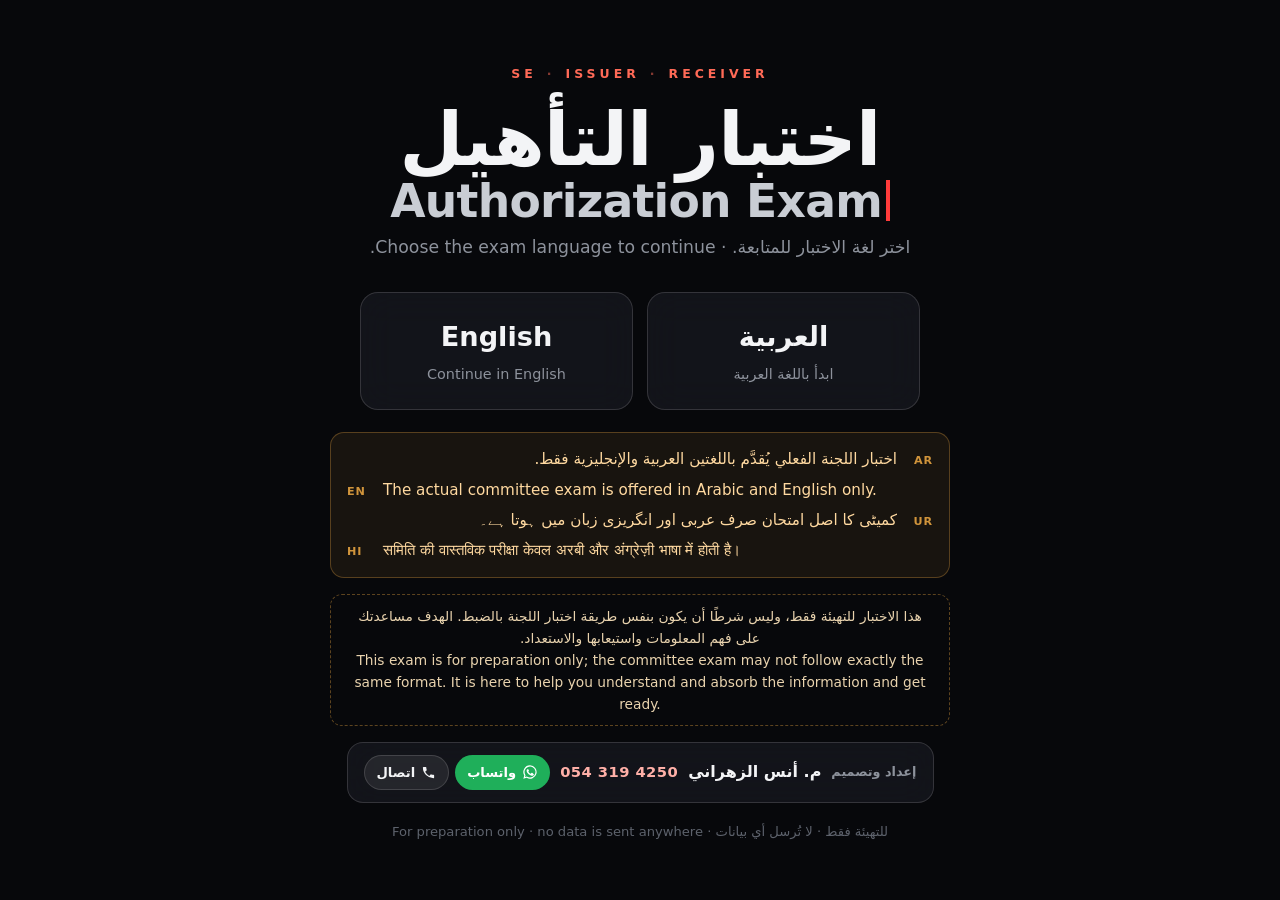
<file: exam/index.html>
<!doctype html>
<html lang="ar" dir="rtl">
<head>
<meta charset="utf-8">
<meta http-equiv="Content-Security-Policy" content="default-src 'none'; script-src 'self'; style-src 'self' 'unsafe-inline' https://fonts.googleapis.com; font-src https://fonts.gstatic.com; img-src 'self' data:; connect-src 'none'; object-src 'none'; base-uri 'none'; form-action 'none'; manifest-src 'none'; upgrade-insecure-requests">
<meta name="referrer" content="no-referrer">
<meta name="robots" content="noindex">
<meta name="viewport" content="width=device-width, initial-scale=1, viewport-fit=cover">
<meta name="theme-color" content="#07080B">
<title>اختبار التأهيل | المصدر والمستلم</title>
<meta name="description" content="اختبار تهيئة للجنة التأهيل لتصاريح العمل للمصدر والمستلم: دروس، ونظري، وتصاريح، وتعبئة التصريح الأصلي، وكل معلومة مع صفحتها في المصدر.">
<meta property="og:type" content="website">
<meta property="og:title" content="اختبار التأهيل | المصدر والمستلم">
<meta property="og:description" content="ادرس ثم اختبر نفسك كأنك أمام اللجنة. كل إجابة مع صفحتها في المصدر.">
<meta property="og:url" content="https://enganas1.github.io/safety/exam/">
<meta property="og:image" content="https://enganas1.github.io/safety/exam/og.jpg?v=2">
<meta property="og:image:type" content="image/jpeg">
<meta property="og:image:width" content="1200">
<meta property="og:image:height" content="630">
<meta property="og:image:alt" content="اختبار التأهيل لوثائق السلامة — للتهيئة، وكل إجابة مع مصدرها">
<meta property="og:locale" content="ar_SA">
<meta property="og:site_name" content="اختبار التأهيل | المصدر والمستلم">
<meta name="twitter:image" content="https://enganas1.github.io/safety/exam/og.jpg?v=2">
<meta name="twitter:title" content="اختبار التأهيل لوثائق السلامة">
<meta name="twitter:description" content="ادرس ثم اختبر نفسك كأنك أمام اللجنة. كل إجابة مع صفحتها في المصدر.">
<meta name="twitter:card" content="summary_large_image">
<link rel="icon" type="image/png" sizes="32x32" href="../img/favicon-32.png">
<link rel="apple-touch-icon" href="../img/apple-touch-icon.png">
<link rel="preconnect" href="https://fonts.googleapis.com">
<link rel="preconnect" href="https://fonts.gstatic.com" crossorigin>
<link href="https://fonts.googleapis.com/css2?family=Zain:wght@400;700;800;900&family=Aref+Ruqaa:wght@700&display=swap" rel="stylesheet">
<style>
:root{
  --bg:#07080B; --bg2:#0C0E13; --panel:rgba(24,26,33,.72); --panel2:rgba(34,37,46,.66); --glass:rgba(255,255,255,.045);
  --line:rgba(255,255,255,.08); --line2:rgba(255,255,255,.14);
  --text:#F3F4F6; --muted:#8D929C; --dim:#5D626C;
  --red:#FF3B3B; --red2:#E0242B; --red3:#FF6A57; --redg:linear-gradient(180deg,#FF5A4E,#D91F27);
  --violet:#8B7CFF; --amber:#FFB547; --ok:#34D399; --bad:#FF5A5F; --yel:#F6D200; --blue:#3D8BFF;
  --r:18px; --r2:14px;
  --smooth:cubic-bezier(.22,1,.36,1); --spring:cubic-bezier(.34,1.56,.64,1);
  --font:"Zain",system-ui,sans-serif;
}
*{box-sizing:border-box;margin:0;padding:0}
html{background:var(--bg);-webkit-text-size-adjust:100%}
body{overflow-wrap:break-word;background:var(--bg);color:var(--text);font-family:var(--font);font-size:18px;line-height:1.6;min-height:100vh;overflow-x:hidden;font-variant-numeric:tabular-nums}
button,input,select{font:inherit;color:inherit}
button{cursor:pointer;background:none;border:0}
a{color:inherit;text-decoration:none}
[hidden]{display:none!important}
:focus-visible{outline:2px solid var(--red3);outline-offset:3px;border-radius:8px}
bdi{unicode-bidi:isolate}
.ltr{direction:ltr;unicode-bidi:isolate}

/* ---------- ambient backdrop (blurred warm scene + red glows, like the video) ---------- */
.amb{position:fixed;top:0;right:0;bottom:0;left:0;inset:0;z-index:-1;overflow:hidden;pointer-events:none;background:var(--bg)}
.amb img{position:absolute;inset:-12%;width:124%;height:124%;object-fit:cover;filter:blur(70px) saturate(1.25) brightness(.42);opacity:.75}
.amb::before{content:"";position:absolute;inset:0;background:radial-gradient(60% 50% at 80% 15%,rgba(255,59,59,.18),transparent 70%),radial-gradient(50% 45% at 10% 90%,rgba(255,120,60,.12),transparent 70%),linear-gradient(180deg,rgba(7,8,11,.35),rgba(7,8,11,.88))}
.amb::after{content:"";position:absolute;inset:0;opacity:.06;background-image:url("data:image/svg+xml,%3Csvg xmlns='http://www.w3.org/2000/svg' width='160' height='160'%3E%3Cfilter id='n'%3E%3CfeTurbulence type='fractalNoise' baseFrequency='.85' numOctaves='3' stitchTiles='stitch'/%3E%3C/filter%3E%3Crect width='100%25' height='100%25' filter='url(%23n)'/%3E%3C/svg%3E")}
.motion .amb img{animation:drift 26s ease-in-out infinite alternate}
@keyframes drift{to{transform:translate3d(-3%,2%,0) scale(1.06)}}

/* ---------- language gate ---------- */
.gate{min-height:100vh;min-height:100dvh;display:grid;place-items:center;padding:28px 18px}
.gbox{width:min(760px,100%);text-align:center}
.kick{display:inline-flex;gap:10px;font-size:.78rem;font-weight:800;letter-spacing:.32em;color:var(--red3);text-transform:uppercase;direction:ltr}
.kick i{opacity:.5;font-style:normal}
.gate h1{font-size:clamp(2.4rem,7.4vw,4.6rem);font-weight:900;line-height:1.05;margin:14px 0 8px;letter-spacing:-.01em}
.gate h1 .t{display:block}
.caret{display:inline-block;width:.09em;height:.9em;background:var(--red);vertical-align:-.08em;margin-inline-start:.08em;animation:blink 1s steps(1) infinite}
@keyframes blink{50%{opacity:0}}
.gate p.sub{color:var(--muted);font-size:1.08rem;max-width:560px;margin:0 auto}
.langs{display:grid;grid-template-columns:1fr 1fr;gap:14px;margin:30px auto 22px;max-width:560px}
.lang{position:relative;padding:22px 18px;border-radius:var(--r);background:var(--panel);border:1px solid var(--line2);backdrop-filter:blur(18px);-webkit-backdrop-filter:blur(18px);text-align:center;transition:transform .35s var(--spring),border-color .3s,box-shadow .3s}
.lang b{display:block;font-size:1.7rem;font-weight:900}
.lang small{color:var(--muted);font-size:.9rem}
.lang:hover{transform:translateY(-4px);border-color:rgba(255,90,78,.6);box-shadow:0 18px 50px -20px rgba(255,59,59,.55)}
.four{display:grid;gap:6px;max-width:620px;margin:0 auto;padding:14px 16px;border-radius:var(--r2);background:rgba(255,181,71,.07);border:1px solid rgba(255,181,71,.28);text-align:start}
.four p{display:flex;gap:10px;align-items:baseline;font-size:.95rem;color:#FFD9A0}
.four p b{flex:0 0 26px;font-size:.7rem;letter-spacing:.08em;color:var(--amber);text-transform:uppercase;opacity:.8}
.gfoot{margin-top:18px;color:var(--dim);font-size:.82rem}

/* ---------- app shell: sidebar + main ---------- */
.shell{display:grid;grid-template-columns:262px 1fr;min-height:100vh;gap:0}
.side{position:sticky;top:0;height:100vh;overflow-y:auto;padding:18px 14px;display:flex;flex-direction:column;gap:6px;background:rgba(12,13,17,.62);border-inline-end:1px solid var(--line);backdrop-filter:blur(22px);-webkit-backdrop-filter:blur(22px);z-index:5}
.brand{display:flex;align-items:center;gap:10px;padding:6px 8px 14px;font-weight:900;font-size:1.06rem;line-height:1.2}
.logo{flex:0 0 38px;height:38px;border-radius:11px;display:grid;place-items:center;background:var(--redg);box-shadow:0 8px 24px -8px rgba(255,59,59,.7),inset 0 1px 0 rgba(255,255,255,.3);font-size:1.15rem}
.brand small{display:block;color:var(--muted);font-weight:700;font-size:.72rem;letter-spacing:.02em}
.navh{font-size:.68rem;font-weight:800;letter-spacing:.2em;color:var(--dim);padding:12px 10px 4px;text-transform:uppercase}
.nav{display:flex;align-items:center;gap:11px;padding:9px 12px;border-radius:12px;color:#C9CDD4;font-weight:700;font-size:.98rem;transition:background .25s,color .25s;position:relative;text-align:start;width:100%}
.nav .ic{width:22px;text-align:center;opacity:.85;font-size:1rem}
.nav:hover{background:rgba(255,255,255,.05);color:#fff}
.nav.on{background:var(--redg);color:#fff;box-shadow:0 10px 26px -12px rgba(255,59,59,.85),inset 0 1px 0 rgba(255,255,255,.22)}
.nav .bd{margin-inline-start:auto;font-size:.72rem;font-weight:900;padding:1px 8px;border-radius:99px;background:rgba(255,59,59,.18);color:#FF8D84}
.nav.on .bd{background:rgba(255,255,255,.22);color:#fff}
.sgrow{flex:1}
.plan{padding:14px;border-radius:var(--r2);background:linear-gradient(160deg,rgba(255,59,59,.22),rgba(255,59,59,.06));border:1px solid rgba(255,90,78,.3)}
.plan b{display:block;font-size:.95rem}
.plan small{color:#FFB0A8;font-size:.78rem}
.pbar{height:6px;border-radius:9px;background:rgba(255,255,255,.1);margin-top:9px;overflow:hidden}
.pbar i{display:block;height:100%;border-radius:9px;background:linear-gradient(90deg,#FF7A5E,#FF3B3B);width:0;transition:width 1.2s var(--smooth)}
.who{display:flex;align-items:center;gap:10px;padding:10px 8px 2px}
.who .av{width:34px;height:34px;border-radius:50%;display:grid;place-items:center;background:#24262E;border:1px solid var(--line2);font-size:.9rem}
.who b{font-size:.9rem;display:block;line-height:1.2}.who small{color:var(--muted);font-size:.74rem}
.lsw{margin-inline-start:auto;padding:5px 11px;border-radius:99px;border:1px solid var(--line2);font-size:.8rem;font-weight:800}
.lsw:hover{border-color:var(--red3)}

.main{min-width:0;padding:22px clamp(16px,3vw,34px) 60px}
.top{display:flex;align-items:center;gap:14px;flex-wrap:wrap;margin-bottom:20px}
.top h1{font-size:clamp(1.5rem,3vw,2rem);font-weight:900;line-height:1.15}
.top p{color:var(--muted);font-size:.9rem}
.top .tsp{flex:1}
.pill{display:inline-flex;align-items:center;gap:8px;padding:9px 16px;border-radius:99px;font-weight:800;font-size:.95rem;border:1px solid var(--line2);background:var(--glass);transition:transform .25s var(--spring),border-color .25s,background .25s}
.pill:hover{transform:translateY(-1px);border-color:rgba(255,255,255,.3)}
.pill.red{background:var(--redg);border-color:transparent;box-shadow:0 10px 30px -12px rgba(255,59,59,.9),inset 0 1px 0 rgba(255,255,255,.25)}
.pill.sm{padding:6px 12px;font-size:.84rem}
.pill:disabled{opacity:.45;cursor:not-allowed;transform:none}

/* glass cards */
.card{min-width:0;position:relative;background:var(--panel);border:1px solid var(--line);border-radius:var(--r);padding:18px;backdrop-filter:blur(20px) saturate(1.2);-webkit-backdrop-filter:blur(20px) saturate(1.2);box-shadow:0 1px 0 rgba(255,255,255,.04) inset,0 24px 60px -30px rgba(0,0,0,.8)}
.card h2{font-size:1.08rem;font-weight:900;display:flex;align-items:center;gap:10px;margin-bottom:10px}
.card h2 .tg{margin-inline-start:auto;font-size:.72rem;font-weight:800;padding:2px 10px;border-radius:99px;background:rgba(52,211,153,.14);color:#7FE8BD}
.hint{color:var(--muted);font-size:.9rem}
.grid{display:grid;gap:14px}
.stats{grid-template-columns:repeat(4,minmax(0,1fr))}
.stat{padding:14px 16px}
.stat .row{display:flex;align-items:center;gap:9px;color:var(--muted);font-size:.82rem;font-weight:700}
.sq{width:26px;height:26px;border-radius:8px;display:grid;place-items:center;font-size:.8rem;flex:0 0 auto}
.sq.r{background:rgba(255,59,59,.18);color:#FF7F76}.sq.v{background:rgba(139,124,255,.18);color:#B2A8FF}.sq.a{background:rgba(255,181,71,.17);color:#FFC97A}.sq.g{background:rgba(52,211,153,.15);color:#7FE8BD}
.stat b{display:block;font-size:1.9rem;font-weight:900;line-height:1.1;margin-top:8px}
.stat b small{font-size:.75rem;color:var(--ok);font-weight:800;margin-inline-start:6px}
.two{grid-template-columns:minmax(0,1.75fr) minmax(0,1fr)}
.chart{display:flex;align-items:flex-end;gap:clamp(6px,1.4vw,14px);height:190px;padding:10px 4px 0;direction:ltr}
.chart .b{flex:1;display:flex;flex-direction:column;align-items:center;justify-content:flex-end;height:100%;gap:6px;min-width:0}
.chart .b i{width:100%;max-width:46px;border-radius:9px 9px 4px 4px;background:linear-gradient(180deg,rgba(255,106,87,.85),rgba(224,36,43,.35));transform-origin:bottom;height:var(--h)}
.chart .b.last i{background:linear-gradient(180deg,#fff 0%,#FFB4AD 22%,#FF3B3B 100%);box-shadow:0 0 30px rgba(255,59,59,.55)}
.chart .b.empty i{background:rgba(255,255,255,.06)}
.chart .b span{font-size:.68rem;color:var(--dim)}
.chart .b em{font-style:normal;font-size:.72rem;font-weight:800;color:#FFB0A8}
.motion .chart .b i{animation:grow 1s var(--smooth) both;animation-delay:calc(var(--i)*60ms)}
@keyframes grow{from{transform:scaleY(0)}}
.ringwrap{display:grid;place-items:center;padding:6px 0}
.ring{width:170px;height:170px;position:relative}
.ring svg{width:100%;height:100%;transform:rotate(-90deg)}
.ring .tr{stroke:rgba(255,255,255,.08)}
.ring .fg{stroke:url(#rg);stroke-linecap:round;transition:stroke-dashoffset 1.4s var(--smooth)}
.ring .c{position:absolute;inset:0;display:grid;place-content:center;text-align:center}
.ring .c b{font-size:2.3rem;font-weight:900;line-height:1}
.ring .c small{color:var(--muted);font-size:.74rem}
.mini3{display:flex;justify-content:space-around;margin-top:8px;text-align:center;font-size:.78rem;color:var(--muted)}
.mini3 b{display:block;color:var(--text);font-size:1rem}

/* SE-only prominent role */
.roles{display:grid;gap:10px}
.role{display:flex;gap:12px;align-items:flex-start;padding:14px;border-radius:var(--r2);border:1px solid var(--line2);background:rgba(255,255,255,.03);cursor:pointer;transition:border-color .25s,background .25s,transform .3s var(--spring)}
.role:hover{transform:translateY(-2px)}
.role input{margin-top:6px;accent-color:var(--red);width:18px;height:18px;flex:0 0 auto}
.role b{display:block;font-size:1.04rem}
.role small{display:block;color:var(--muted);font-size:.84rem}
.role.on,.role:has(input:checked){border-color:rgba(255,90,78,.7);background:rgba(255,59,59,.08)}
.role.se{border:1.5px solid rgba(255,181,71,.6);background:linear-gradient(135deg,rgba(255,181,71,.12),rgba(255,59,59,.06))}
.seb{display:inline-flex;align-items:center;gap:6px;margin-top:6px;padding:3px 11px;border-radius:99px;background:linear-gradient(90deg,#FFB547,#FF7A3C);color:#1A0E02;font-weight:900;font-size:.82rem;box-shadow:0 6px 18px -8px rgba(255,150,60,.9)}
.motion .seb{animation:pulse 2.4s ease-in-out infinite}
@keyframes pulse{50%{box-shadow:0 0 0 6px rgba(255,181,71,.12),0 6px 18px -8px rgba(255,150,60,.9)}}
.fld{display:grid;gap:6px;margin-bottom:12px}
.fld>span{font-size:.86rem;font-weight:800;color:#C9CDD4}
.inp{width:100%;padding:11px 14px;border-radius:12px;background:rgba(0,0,0,.32);border:1px solid var(--line2);font-size:1rem}
.inp:focus{outline:none;border-color:var(--red3);box-shadow:0 0 0 3px rgba(255,59,59,.18)}
.note4{display:grid;gap:4px;font-size:.86rem;color:#FFD9A0}
.note4 p{display:flex;gap:8px}.note4 b{flex:0 0 22px;font-size:.66rem;color:var(--amber);letter-spacing:.06em;text-transform:uppercase;padding-top:3px}
.must{padding:12px 14px;border-radius:12px;background:linear-gradient(135deg,rgba(255,181,71,.13),rgba(255,59,59,.07));border:1px solid rgba(255,181,71,.45);font-weight:700;margin-bottom:9px}
.must::before{content:"⚠️";margin-inline-end:8px}

/* lessons */
.lgrid{grid-template-columns:repeat(auto-fill,minmax(240px,1fr))}
.lcard{text-align:start;display:flex;flex-direction:column;gap:6px;transition:transform .35s var(--spring),border-color .3s}
.lcard:hover{transform:translateY(-4px);border-color:rgba(255,90,78,.5)}
.lcard .n{font-size:1.6rem}
.lcard b{font-size:1.08rem}
.lcard small{color:var(--muted);font-size:.86rem}
.lcard .ct{margin-top:auto;font-size:.76rem;color:#FF9D94;font-weight:800}
.facts{list-style:none;display:grid;gap:10px;counter-reset:f}
.fact{display:grid;grid-template-columns:30px minmax(0,1fr);gap:10px;padding:13px 14px;border-radius:var(--r2);background:rgba(255,255,255,.035);border:1px solid var(--line)}
.fact::before{counter-increment:f;content:counter(f);width:28px;height:28px;border-radius:9px;display:grid;place-items:center;background:rgba(255,59,59,.16);color:#FF8D84;font-weight:900;font-size:.82rem}
.fact p{font-size:1.02rem}
.chip{max-width:100%;border-radius:12px!important;line-height:1.5;display:inline-flex;flex-wrap:wrap;text-align:start;align-items:center;gap:6px;margin-top:6px;padding:3px 10px;border-radius:99px;font-size:.76rem;font-weight:800;color:#FFB0A8;background:rgba(255,59,59,.1);border:1px solid rgba(255,90,78,.28);transition:background .2s}
.chip:hover{background:rgba(255,59,59,.22);color:#fff}
.chip .pg{color:var(--muted);font-weight:700}

/* exam */
.steps{display:flex;gap:8px;flex-wrap:wrap;margin-bottom:14px}
.st{display:flex;align-items:center;gap:8px;padding:8px 14px;border-radius:99px;border:1px solid var(--line2);font-weight:800;font-size:.9rem;color:#C9CDD4}
.st b{width:22px;height:22px;border-radius:50%;display:grid;place-items:center;font-size:.75rem;background:rgba(255,255,255,.08)}
.st.on{background:var(--redg);border-color:transparent;color:#fff}.st.on b{background:rgba(255,255,255,.25)}
.timer{font-weight:900;font-size:1.15rem;padding:7px 14px;border-radius:12px;background:rgba(0,0,0,.35);border:1px solid var(--line2);direction:ltr;min-width:84px;text-align:center}
.timer.low{color:#fff;background:var(--redg);animation:blink 1s steps(1) infinite}
.tbar{height:3px;background:rgba(255,255,255,.07);border-radius:9px;overflow:hidden;margin:-8px 0 16px}
.tbar i{display:block;height:100%;width:0;background:linear-gradient(90deg,#FF7A5E,#FF3B3B)}
.qwrap{display:grid;grid-template-columns:minmax(0,1fr) 250px;gap:14px;align-items:start}
.qhead{display:flex;align-items:center;gap:10px;margin-bottom:8px}
.qn{font-weight:900;color:#FF9D94}.qn i{font-style:normal;color:var(--dim);font-weight:700}
.flagb{margin-inline-start:auto;font-size:.8rem;font-weight:800;padding:4px 12px;border-radius:99px;border:1px solid var(--line2)}
.flagb.on{background:rgba(255,181,71,.18);border-color:rgba(255,181,71,.5);color:#FFD08A}
.qt{font-size:1.22rem;font-weight:800;line-height:1.55;margin:6px 0 14px}
.opts{display:grid;gap:9px}
.opt{display:flex;align-items:center;gap:12px;padding:12px 14px;border-radius:14px;border:1px solid var(--line2);background:rgba(255,255,255,.03);cursor:pointer;transition:border-color .2s,background .2s,transform .25s var(--spring)}
.opt:hover{border-color:rgba(255,255,255,.28)}
.opt input{position:absolute;opacity:0;pointer-events:none}
.opt .ol{flex:0 0 30px;height:30px;border-radius:9px;display:grid;place-items:center;background:rgba(255,255,255,.07);font-weight:900;font-size:.9rem}
.opt.on{border-color:rgba(255,90,78,.75);background:rgba(255,59,59,.1)}
.opt.on .ol{background:var(--redg);color:#fff}
.opt:has(input:focus-visible){outline:2px solid var(--red3);outline-offset:2px}
.qnav{display:flex;gap:10px;margin-top:16px;justify-content:space-between}
.qnav.end{justify-content:flex-end}
.pal .grid8{display:grid;grid-template-columns:repeat(5,1fr);gap:6px}
.cell{aspect-ratio:1;min-height:34px;border-radius:9px;border:1px solid var(--line2);font-size:.82rem;font-weight:800;color:#C9CDD4}
.cell.ans{background:rgba(255,255,255,.09);color:#fff}
.cell.flg{box-shadow:inset 0 0 0 2px rgba(255,181,71,.8)}
.cell.cur{background:var(--redg);border-color:transparent;color:#fff}
.lockbox{display:grid;place-items:center;margin:6px 0 12px}
.lockimg{width:110px;height:auto}.lockimg.sm{width:60px}
.pcase{padding:14px 0;border-top:1px solid var(--line)}
.pcase:first-of-type{border-top:0}
.pq{font-weight:700;margin-bottom:9px}.pq b{color:#FF9D94;margin-inline-end:8px}
.chips{display:flex;flex-wrap:wrap;gap:7px;direction:ltr}
.pchip{position:relative;padding:6px 13px;border-radius:99px;border:1px solid var(--line2);font-weight:800;font-size:.86rem;cursor:pointer;transition:all .2s}
.pchip input{position:absolute;opacity:0;pointer-events:none}
.pchip.on{background:var(--redg);border-color:transparent;color:#fff}
.pchip:has(input:focus-visible){outline:2px solid var(--red3);outline-offset:2px}

/* practical form */
.brief{display:grid;gap:0;margin-top:6px}
.br{display:grid;grid-template-columns:minmax(120px,190px) minmax(0,1fr);gap:12px;padding:8px 0;border-top:1px solid var(--line);font-size:.95rem}
.br dt{color:var(--muted);font-weight:700}
.lk{display:inline-block;padding:1px 9px;border-radius:7px;font-weight:900;font-size:.86rem;margin:2px}
.lk.red{background:rgba(229,54,63,.25);color:#FF9A9F}.lk.yellow{background:rgba(246,210,0,.2);color:#FFE45C}.lk.blue{background:rgba(61,139,255,.22);color:#9CC2FF}
.ftabs{display:flex;gap:8px;flex-wrap:wrap;margin-bottom:10px}
.ftab{padding:7px 14px;border-radius:12px;border:1px solid var(--line2);text-align:start;line-height:1.25}
.ftab b{display:block;font-size:.95rem}.ftab small{font-size:.72rem;color:var(--muted)}
.ftab.on{background:var(--redg);border-color:transparent}.ftab.on small{color:#FFE1DD}
.ftools{display:flex;align-items:center;gap:10px;flex-wrap:wrap;margin-bottom:10px}
.ftools .hint{flex:1;min-width:220px}
.zm{display:flex;align-items:center;gap:6px}
.cnt{font-size:.8rem;color:var(--muted);font-weight:700}
.legend{display:flex;gap:10px;flex-wrap:wrap;font-size:.78rem;color:var(--muted);margin-bottom:8px}
.legend span{display:inline-flex;align-items:center;gap:5px}
.legend i{display:inline-grid;place-items:center;min-width:22px;height:18px;border-radius:5px;font-style:normal;font-weight:900;font-size:.7rem;background:#fff;color:#0A40C9;border:1px solid #9BB3F2}
.pscroll{overflow:auto;border-radius:12px;background:#fff;-webkit-overflow-scrolling:touch;max-height:82vh}
.pf{position:relative;margin:0 auto;user-select:none}
.pf img{display:block;width:100%;height:auto}
.fx{position:absolute;display:flex;align-items:center;border-radius:2px;background:rgba(255,212,0,.16);outline:1px dashed rgba(10,64,201,.45);color:#0A2FA0;font-family:"Zain",sans-serif;font-weight:700;overflow:visible;white-space:nowrap;line-height:1;padding:0 2px}
.fx:hover{background:rgba(255,212,0,.35)}
.fx.on{background:transparent;outline-color:transparent}
.fx.cur{outline:2px solid #FF3B3B;background:rgba(255,59,59,.18)}
.ft span{font-size:clamp(6px,1.5vw,15px);overflow:hidden;text-overflow:ellipsis;width:100%}
.pf[data-z="2"] .ft span,.pf[data-z="2.5"] .ft span,.pf[data-z="3"] .ft span{font-size:clamp(9px,2.4vw,22px)}
.pf.ar .ft span{text-align:right;direction:rtl}
.fc{justify-content:center;outline-style:solid;z-index:1;-webkit-tap-highlight-color:transparent;touch-action:manipulation}
.ft,.fs{z-index:2}
.fc .hit{position:absolute;border-radius:5px;transition:background .15s}
.fc:hover .hit{background:rgba(10,64,201,.06)}
.fc:active .hit{background:rgba(10,64,201,.16)}
.fc.on{color:#0A2FA0;font-size:clamp(8px,1.9vw,18px);font-weight:900}
.fc.na{background:transparent;outline-color:transparent}
.fc.na b{position:absolute;inset-inline-start:110%;font-size:clamp(5px,1.1vw,11px);color:#D10E1A;font-weight:900;letter-spacing:.02em}
.pf.ar .fc.na b{inset-inline-start:auto;right:110%}
.fs span{font-family:"Aref Ruqaa",serif;font-size:clamp(7px,1.7vw,17px);color:#0A2FA0}
.sno{position:absolute;display:flex;align-items:center;justify-content:center;background:#fff;color:#C8102E;font-weight:900;font-family:"Courier New",monospace;letter-spacing:.08em;font-size:clamp(6px,1.55vw,15px);pointer-events:none}
.dep{position:absolute;border-radius:50%;border:1.5px solid transparent;cursor:pointer}
.dep:hover{border-color:rgba(255,59,59,.45)}
.dep.on{border-color:#D10E1A;box-shadow:0 0 0 1px rgba(209,14,26,.25)}
.sheet{position:fixed;top:0;right:0;bottom:0;left:0;inset:0;overscroll-behavior:contain;z-index:50;display:flex;align-items:flex-end;justify-content:center;background:rgba(0,0,0,.45)}
.sbox{width:min(640px,100%);padding:14px 16px max(14px,env(safe-area-inset-bottom));border-radius:20px 20px 0 0;background:#15171D;border:1px solid var(--line2);display:grid;gap:10px}
.motion .sbox{animation:fadeUp .2s ease-out}
@keyframes fadeUp{from{opacity:.6}}
@keyframes up{from{transform:translateY(40px);opacity:0}}
.sbox label{font-weight:800}
.row{display:flex;gap:8px;align-items:center;flex-wrap:wrap}.grow{flex:1}
.quick{display:flex;gap:6px;flex-wrap:wrap}
.spb{margin-top:12px}
.sphead{display:flex;align-items:center;gap:10px;margin-bottom:8px}.sphead h3{font-size:1rem;flex:1}
.splist{list-style:none;display:grid;gap:7px}
.sp{width:100%;display:flex;gap:10px;align-items:center;text-align:start;padding:10px 12px;border-radius:12px;border:1px solid var(--line2);background:rgba(255,255,255,.03);font-size:.95rem}
.sp .spn{flex:0 0 26px;height:26px;border-radius:8px;display:grid;place-items:center;background:rgba(255,255,255,.08);font-weight:900;font-size:.8rem}
.sp.on{border-color:rgba(255,90,78,.6)}.sp.on .spn{background:var(--redg)}
.modal{position:fixed;top:0;right:0;bottom:0;left:0;inset:0;z-index:60;display:grid;place-items:center;background:rgba(0,0,0,.55);padding:16px}
.mbox{width:min(440px,100%);padding:20px;border-radius:20px;background:#15171D;border:1px solid var(--line2);display:grid;gap:12px}
.warn{color:#FFC97A;font-weight:700}

/* result */
.res .big{display:flex;align-items:center;gap:22px;flex-wrap:wrap}
.stamp{padding:8px 18px;border-radius:12px;font-weight:900;font-size:1.2rem;border:2px solid currentColor;transform:rotate(-6deg)}
.pass .stamp{color:var(--ok)}.fail .stamp{color:var(--bad)}
.motion .stamp{animation:stamp .6s var(--spring) .5s both}
@keyframes stamp{from{transform:scale(2.2) rotate(-6deg);opacity:0}}
.sb{margin-top:10px}.sbl{display:flex;justify-content:space-between;font-size:.9rem;font-weight:700}
.sbt{height:8px;border-radius:9px;background:rgba(255,255,255,.08);overflow:hidden;margin-top:5px}
.sbt i{display:block;height:100%;border-radius:9px;background:linear-gradient(90deg,#FF7A5E,#FF3B3B)}
.seg{display:inline-flex;border:1px solid var(--line2);border-radius:99px;padding:3px}
.seg button{padding:4px 12px;border-radius:99px;font-size:.84rem;font-weight:800}
.seg button.on{background:var(--redg)}
.rh{margin:16px 0 8px;font-size:1rem;color:#FF9D94}
.rvl{list-style:none;display:grid;gap:9px}
.rv{display:grid;grid-template-columns:30px minmax(0,1fr);gap:10px;padding:12px;border-radius:var(--r2);border:1px solid var(--line);background:rgba(255,255,255,.03)}
.rk{width:28px;height:28px;border-radius:9px;display:grid;place-items:center;font-weight:900}
.rv.ok .rk{background:rgba(52,211,153,.16);color:var(--ok)}.rv.bad .rk{background:rgba(255,90,95,.16);color:var(--bad)}
.rq{font-weight:800}.ry{color:#FF9A9F;font-size:.92rem}.rc{color:#8FEFC7;font-size:.92rem}
.mini{padding-inline-start:20px;font-size:.88rem}
.realb{display:inline-block;margin-top:4px;padding:1px 9px;border-radius:99px;font-size:.72rem;font-weight:800;background:rgba(139,124,255,.16);color:#BDB4FF}
.srcs{display:grid;gap:8px;margin-top:8px}
.src{padding:10px 12px;border-radius:12px;background:rgba(0,0,0,.25);border:1px solid var(--line)}
.src figcaption{display:flex;flex-wrap:wrap;gap:8px;align-items:center;font-size:.8rem;color:var(--muted)}
.src figcaption b{color:#E7E9EE}
.src blockquote{margin-top:6px;font-size:.9rem;color:#D6D9DF;border-inline-start:3px solid rgba(255,59,59,.55);padding-inline-start:10px}
.disc{margin-top:22px;text-align:center;color:var(--dim);font-size:.82rem}

/* study / sources */
.filters{display:flex;gap:8px;flex-wrap:wrap;margin-bottom:10px}
.filters .inp{flex:1;min-width:200px}
.slist{list-style:none;display:grid;gap:10px}
.sitem{padding:14px}
.bopts{list-style:none;display:grid;gap:7px;margin:10px 0 4px}
.bopt{display:flex;align-items:center;gap:10px;padding:9px 12px;border-radius:12px;border:1px solid var(--line);background:rgba(255,255,255,.02);color:#9EA3AC;font-size:.95rem}
.bopt .bk{flex:0 0 24px;height:24px;border-radius:8px;display:grid;place-items:center;border:1.5px solid rgba(255,255,255,.18);font-weight:900;font-size:.85rem}
.bopt .bl{font-weight:800;color:#6F747D;min-width:14px}
.bopt.ok{border-color:rgba(52,211,153,.6);background:rgba(52,211,153,.12);color:#E8FFF5;font-weight:800}
.bopt.ok .bk{background:#22B07D;border-color:transparent;color:#fff}
.bopt.ok .bl{color:#8FEFC7}
.bchips{display:flex;flex-wrap:wrap;gap:7px}
.bchips .bopt{padding:6px 12px 6px 8px;border-radius:99px}
.bchips .bopt .bk{flex-basis:20px;height:20px;border-radius:50%;font-size:.75rem}
.sr{position:absolute;width:1px;height:1px;overflow:hidden;clip:rect(0 0 0 0);white-space:nowrap}
.dlist{display:grid;grid-template-columns:minmax(0,1fr);gap:8px}
.drow{min-width:0;display:flex;gap:12px;align-items:center;width:100%;text-align:start;padding:10px 12px;border-radius:12px;border:1px solid var(--line);background:rgba(255,255,255,.03);transition:border-color .2s}
.drow:hover{border-color:rgba(255,90,78,.5)}
.drow b{flex:0 0 auto;min-width:72px;max-width:42%;color:#FF9D94}.drow span{flex:1;min-width:0;overflow-wrap:anywhere;font-size:.9rem;color:#D6D9DF}.drow em{font-style:normal;color:var(--muted);font-size:.78rem}

/* source viewer */
.viewer{min-height:0;position:fixed;top:0;right:0;bottom:0;left:0;inset:0;z-index:70;display:grid;grid-template-rows:auto minmax(0,1fr);background:rgba(5,6,9,.94);backdrop-filter:blur(8px)}
.vhead{display:flex;gap:10px;align-items:center;padding:12px 16px;border-bottom:1px solid var(--line);flex-wrap:wrap}
.vhead b{font-size:.98rem}.vhead small{color:var(--muted);font-size:.8rem}
.vbody{overflow:auto;padding:14px;display:flex;flex-direction:column;align-items:center;gap:12px;min-height:0}
.vbody>*{flex:0 0 auto}
.vq{width:min(860px,100%);padding:12px 14px;border-radius:12px;background:rgba(255,59,59,.08);border:1px solid rgba(255,90,78,.3);font-size:.95rem}
.vpage{position:relative;width:min(860px,100%);background:#fff;border-radius:6px;box-shadow:0 30px 80px -30px #000;overflow:hidden}
.vpage img{display:block;width:100%;height:auto}
.hl{position:absolute;left:0;right:0;background:transparent;border:3px solid #FF3B3B;border-radius:6px;box-shadow:0 0 0 9999px rgba(10,12,18,.42)}
.motion .hl{animation:hlp 1.6s ease-out 2}
@keyframes hlp{0%{border-color:#FF3B3B}50%{border-color:#FFD400}100%{border-color:#FF3B3B}}

/* reveal motion */
.motion .rev{opacity:0;transform:translateY(16px);transition:opacity .7s var(--smooth),transform .7s var(--smooth);transition-delay:calc(var(--d,0)*70ms)}
.motion .rev.in{opacity:1;transform:none}
.motion .rise{animation:rise .7s var(--smooth) both;animation-delay:calc(var(--d,0)*80ms)}
@keyframes rise{from{opacity:0;transform:translateY(18px)}}


/* credit + disclaimer */
.foot{margin-top:26px;display:grid;gap:12px;justify-items:center}
.foot .disc{max-width:720px;margin:0;padding:10px 14px;border-radius:12px;border:1px dashed rgba(255,181,71,.35);color:#E9D3AE;font-size:.86rem}
.credit{display:flex;align-items:center;gap:10px;flex-wrap:wrap;justify-content:center;padding:12px 16px;border-radius:16px;background:var(--panel);border:1px solid var(--line2);backdrop-filter:blur(18px);-webkit-backdrop-filter:blur(18px)}
.credit .cby{color:var(--muted);font-size:.8rem;font-weight:700}
.credit b{font-size:1rem;font-weight:900}
.cnum{font-weight:800;color:#FFB0A8;letter-spacing:.03em;font-size:.92rem}
.cbtns{display:inline-flex;gap:6px}
.cb{display:inline-flex;align-items:center;gap:6px;padding:6px 12px;border-radius:99px;font-weight:800;font-size:.82rem;transition:transform .25s var(--spring)}
.cb:hover{transform:translateY(-1px)}
.cb.wa{background:#1FAF5A;color:#fff}.cb.call{background:rgba(255,255,255,.08);border:1px solid var(--line2)}
.credit.sm{display:grid;gap:4px;justify-content:stretch;padding:10px 12px;margin-top:8px;text-align:start}
.credit.sm .cbtns{margin-top:2px}.credit.sm .cb{flex:1;justify-content:center;padding:5px 8px}
.credit.cg{margin:16px auto 0;width:fit-content;max-width:100%}
.gdisc{margin:16px auto 0;max-width:620px;color:#E9D3AE;font-size:.86rem;padding:10px 14px;border-radius:12px;border:1px dashed rgba(255,181,71,.35)}

/* browsers without backdrop blur: more opaque panels so text stays readable */
@supports not ((backdrop-filter:blur(1px)) or (-webkit-backdrop-filter:blur(1px))){.card,.side,.lang,.credit,.tabbar{background:#16181E}}
/* bottom tab bar on phones */
.tabbar{display:none}
@media (max-width:960px){
  .shell{grid-template-columns:minmax(0,1fr)}
  .side{display:none}
  .main{padding-bottom:96px}
  .tabbar{display:flex;position:fixed;left:12px;right:12px;bottom:calc(12px + env(safe-area-inset-bottom));z-index:20;gap:4px;padding:6px;border-radius:999px;background:rgba(14,15,18,.86);border:1px solid rgba(255,255,255,.12);box-shadow:0 18px 40px -14px rgba(0,0,0,.85),inset 0 1px 0 rgba(255,255,255,.06);backdrop-filter:blur(24px) saturate(1.4);-webkit-backdrop-filter:blur(24px) saturate(1.4);transform-origin:50% 100%;transition:transform .35s var(--smooth),padding .35s var(--smooth),left .35s var(--smooth),right .35s var(--smooth)}
  .tabbar button{flex:1;min-width:0;height:62px;display:flex;flex-direction:column;align-items:center;justify-content:center;gap:3px;border-radius:22px;color:#A4A9B2;transition:background .25s,color .25s,height .35s var(--smooth),transform .2s}
  .tabbar button:active{transform:scale(.93)}
  .tabbar .tic{transition:width .35s var(--smooth),height .35s var(--smooth),transform .35s var(--spring)}
  .tabbar .tl{font-size:11.5px;font-weight:800;line-height:1;letter-spacing:.01em;white-space:nowrap;transition:font-size .35s var(--smooth),opacity .35s}
  .tabbar button.on{background:rgba(255,255,255,.15);color:#fff}
  .tabbar button.on .tic{transform:translateY(-1px)}
  .tabbar button.on .tl{font-weight:900}
  .tabbar.mini{left:30px;right:30px;padding:4px;transform:translateY(4px)}
  .tabbar.mini button{height:50px;gap:2px}
  .tabbar.mini .tic{width:22px;height:22px}
  .tabbar.mini .tl{font-size:10px}
  .stats{grid-template-columns:repeat(2,minmax(0,1fr))}
  .two,.qwrap{grid-template-columns:1fr}
  .pal{order:-1}.pal .grid8{grid-template-columns:repeat(10,1fr)}
}
@media (max-width:520px){
  body{font-size:17px}
  .br{grid-template-columns:1fr;gap:2px}
  .langs{grid-template-columns:1fr}
  .stat b{font-size:1.6rem}
  .chart{height:150px}
  .pal .grid8{grid-template-columns:repeat(8,1fr)}
}
@media (prefers-reduced-motion:reduce){*{animation:none!important;transition:none!important}}
@media print{.amb,.side,.tabbar,.top .pill,.acts{display:none!important}.shell{display:block}.card{background:#fff;color:#000;box-shadow:none;border-color:#ccc;backdrop-filter:none}body{background:#fff;color:#000}}
.tabbar{display:none!important}
.xsub{display:none}
@media (max-width:960px){
  .xsub{display:flex;gap:6px;overflow-x:auto;scrollbar-width:none;margin:-6px -4px 16px;padding:2px 4px}
  .xsub::-webkit-scrollbar{display:none}
  .xsub a{flex:none;padding:7px 14px;border-radius:99px;border:1px solid var(--line2);font-weight:800;font-size:.86rem;color:#C9CDD4;white-space:nowrap}
  .xsub a.on{background:var(--redg);border-color:transparent;color:#fff}
}
</style>
<link rel="stylesheet" href="../shell.css?v=202611251900">
</head>
<body>
<div class="amb" aria-hidden="true"><img src="hero-ltr.webp" alt="" width="1920" height="1008"></div>
<div id="app"></div>
<noscript><p style="padding:24px">تحتاج هذه الصفحة إلى تفعيل JavaScript. / This page needs JavaScript.</p></noscript>
<script src="exam-data.js?v=202611251800"></script>
<script src="exam-forms.js?v=202611251800"></script>
<script src="exam-learn.js?v=202611251800"></script>
<script src="exam.js?v=202611251800"></script>
<script src="../shell.js?v=202611251900" data-base="../" data-here="exam"></script>
</body>
</html>
</file>
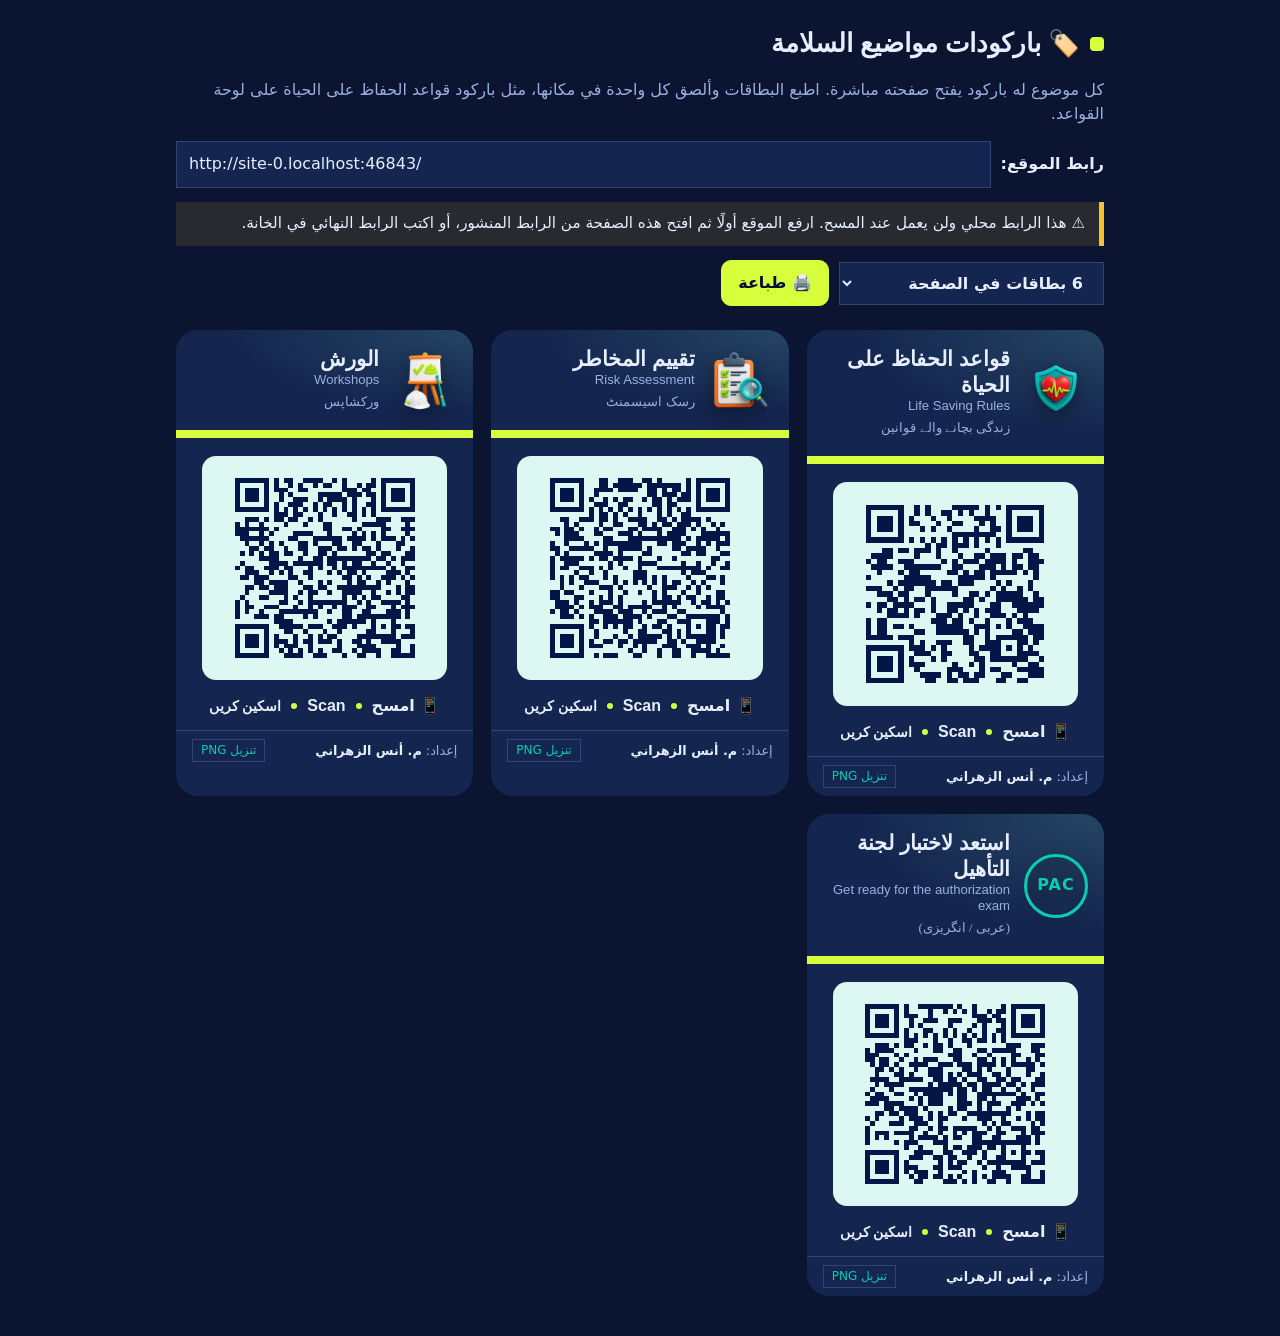
<file: qr.html>
<!doctype html>
<html lang="ar" dir="rtl">
<head>
<meta charset="utf-8">
<meta http-equiv="Content-Security-Policy" content="default-src 'none'; script-src 'self'; style-src 'self' 'unsafe-inline' https://fonts.googleapis.com; font-src https://fonts.gstatic.com; img-src 'self' data:; connect-src 'none'; object-src 'none'; base-uri 'none'; form-action 'none'; upgrade-insecure-requests">
<meta name="referrer" content="no-referrer">
<meta name="viewport" content="width=device-width, initial-scale=1">
<title>Safety QR Codes</title>
<link rel="preconnect" href="https://fonts.googleapis.com">
<link rel="preconnect" href="https://fonts.gstatic.com" crossorigin>
<link href="https://fonts.googleapis.com/css2?family=Zain:wght@400;700;800;900&family=Noto+Nastaliq+Urdu:wght@400;700&display=swap" rel="stylesheet">
<script src="content.js?v=202611241000"></script>
<script src="qrcode.js?v=202611221330"></script>
<style>
:root{--bg-deep:#020E33;--bg:#0B1430;--lime:#D7FF3C;--surface:#14254F;--royal:#0A2E89;--azure:#1A7FE8;--teal:#05CEB3;--teal-deep:#039DB0;
  --text:#E6EEFF;--muted:#9BB0E0;--rule:rgba(155,176,224,.22);--qrbg:#DDF8F3;--grad:linear-gradient(90deg,var(--teal-deep),var(--azure))}
*{box-sizing:border-box;margin:0;padding:0}
body{background:var(--bg);color:var(--text);font-family:"Zain",system-ui,sans-serif;line-height:1.55}
.tools{max-width:960px;margin:0 auto;padding:24px 16px;display:grid;gap:14px}
.tools h1{font-family:"Zain",sans-serif;font-size:1.6rem;font-weight:900;display:flex;align-items:center;gap:10px}
.tools h1::before{content:"";width:14px;height:14px;border-radius:4px;background:var(--lime)}
.tools p{color:var(--muted)}
.row{display:flex;flex-wrap:wrap;gap:10px;align-items:center}
.row label{font-weight:600}
.row input{flex:1;min-width:240px;font:inherit;padding:10px 12px;border:1px solid var(--rule);background:var(--surface);color:var(--text);direction:ltr}
.row select,.row button{font:inherit;font-weight:600;padding:10px 16px;border:1px solid var(--rule);background:var(--surface);color:var(--text);cursor:pointer}
.row button.primary{background:var(--lime);color:var(--bg-deep);border-color:var(--lime);border-radius:10px}
.warn{background:rgba(242,194,48,.12);border-inline-start:5px solid #F2C230;padding:10px 14px;font-size:.95rem}

.sheet{max-width:960px;margin:0 auto 40px;padding:0 16px;display:grid;grid-template-columns:repeat(auto-fill,minmax(280px,1fr));gap:18px}
.card{border-radius:22px;overflow:hidden;background:#14254F;display:flex;flex-direction:column;break-inside:avoid;border-top:0;-webkit-print-color-adjust:exact;print-color-adjust:exact}
.head{display:flex;align-items:center;gap:14px;padding:16px 16px 14px;background:radial-gradient(120% 120% at 100% 0%,#254563,#14254F 70%);border-bottom:8px solid transparent;border-image:linear-gradient(#D7FF3C 0 32%,#C9D2DC 32% 68%,#D7FF3C 68%) 1}
.head .em{width:64px;height:64px;flex-shrink:0;filter:drop-shadow(0 6px 10px rgba(0,0,0,.35))}
.head .xem{display:grid;place-items:center;border-radius:50%;border:3px solid #05CEB3;color:#05CEB3;font-weight:900;font-size:1rem;letter-spacing:.06em;direction:ltr}
.titles{display:grid;line-height:1.25}
.titles .tag{font-size:.7rem;color:var(--lime);font-weight:600;margin-bottom:2px}
.titles .ar{font-family:"Zain",sans-serif;font-weight:900;font-size:1.3rem}
.titles .en{font-family:"Zain",sans-serif;font-weight:500;font-size:.82rem;color:var(--muted);direction:ltr;text-align:right}
.titles .ur{font-family:"Noto Nastaliq Urdu",serif;font-size:.8rem;line-height:2.1;color:var(--muted)}
.qr{margin:18px 26px 8px;padding:12px;border-radius:14px;background:var(--qrbg);display:grid;place-items:center}
.qr svg{width:100%;max-width:200px;height:auto;display:block}
.scan{display:flex;justify-content:center;align-items:center;gap:10px;flex-wrap:wrap;padding:6px 12px 12px;font-weight:700}
.scan .en{font-family:"Zain",sans-serif}
.scan .ur{font-family:"Noto Nastaliq Urdu",serif;font-size:.85rem}
.scan .dot{width:6px;height:6px;border-radius:50%;background:var(--lime)}
.foot{border-top:1px solid var(--rule);display:flex;justify-content:space-between;align-items:center;gap:8px;padding:8px 16px;font-size:.8rem;color:var(--muted)}
.foot b{color:var(--text);font-weight:600}
.foot button{font:inherit;font-size:.75rem;border:1px solid var(--rule);background:transparent;color:var(--teal);cursor:pointer;padding:1px 8px}

body.big .sheet{grid-template-columns:1fr;max-width:580px}
body.big .head .em{width:110px;height:110px}
body.big .titles .ar{font-size:2rem}
body.big .titles .en,body.big .titles .ur{font-size:1.1rem}
body.big .titles .tag{font-size:1rem}
body.big .qr svg{max-width:380px}
body.big .scan{font-size:1.35rem}
body.big .foot{font-size:1rem;padding:12px 18px}

@media print{
  @page{size:A4;margin:8mm}
  html,body{background:var(--bg);-webkit-print-color-adjust:exact;print-color-adjust:exact}
  .tools,.foot button{display:none}
  .sheet{max-width:none;padding:0;grid-template-columns:repeat(2,1fr);gap:6mm}
  body.big .sheet{grid-template-columns:1fr}
  body.big .card{break-after:page;height:275mm;justify-content:space-between}
}
</style>
</head>
<body>
<section class="tools">
  <h1>🏷️ باركودات مواضيع السلامة</h1>
  <p>كل موضوع له باركود يفتح صفحته مباشرة. اطبع البطاقات وألصق كل واحدة في مكانها، مثل باركود قواعد الحفاظ على الحياة على لوحة القواعد.</p>
  <div class="row">
    <label for="base">رابط الموقع:</label>
    <input id="base" type="url" placeholder="https://your-site.netlify.app/">
  </div>
  <div id="warn" class="warn" hidden>⚠️ هذا الرابط محلي ولن يعمل عند المسح. ارفع الموقع أولًا ثم افتح هذه الصفحة من الرابط المنشور، أو اكتب الرابط النهائي في الخانة.</div>
  <div class="row">
    <select id="size">
      <option value="small">6 بطاقات في الصفحة</option>
      <option value="big">بطاقة كبيرة في كل صفحة</option>
    </select>
    <button class="primary" id="printBtn">🖨️ طباعة</button>
  </div>
</section>

<section class="sheet" id="sheet"></section>

<script src="qr-app.js?v=202611241000"></script>
</body>
</html>
</file>
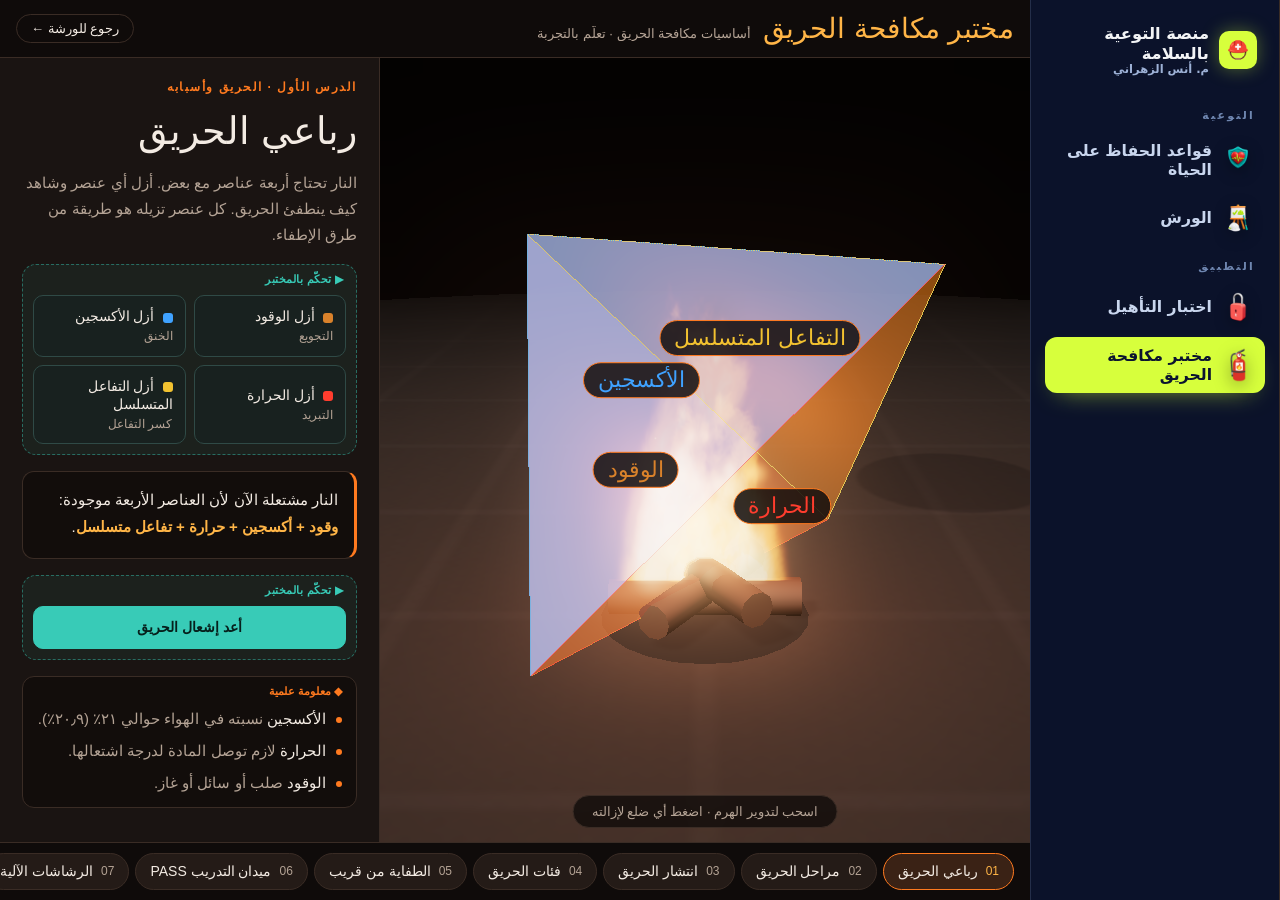
<file: lab/fire.html>
<!doctype html>
<html lang="ar" dir="rtl">
<head>
<meta charset="utf-8">
<meta http-equiv="Content-Security-Policy" content="default-src 'none'; script-src 'self' 'sha256-UIiVg22PC4ABTdJ22WSTrliOLGvfsog+qnGKL+MGxbk='; style-src 'self' 'unsafe-inline' https://fonts.googleapis.com; font-src https://fonts.gstatic.com; img-src 'self' data: blob:; connect-src 'self' data: blob:; object-src 'none'; base-uri 'none'; form-action 'none'; upgrade-insecure-requests">
<meta name="referrer" content="no-referrer">
<meta name="viewport" content="width=device-width,initial-scale=1,viewport-fit=cover">
<meta name="theme-color" content="#0f0b0a">
<title>مختبر مكافحة الحريق</title>
<meta name="description" content="مختبر تفاعلي ثلاثي الأبعاد: رباعي الحريق، والطفايات، وطريقة PASS، والرشاشات… إعداد م. أنس الزهراني.">
<!-- Link preview (WhatsApp, Telegram, X, iMessage…) -->
<meta property="og:type" content="website">
<meta property="og:site_name" content="Safety Awareness · Eng. Anas Alzahrani">
<meta property="og:locale" content="ar_SA">
<meta property="og:title" content="مختبر مكافحة الحريق | توعية السلامة">
<meta property="og:description" content="مختبر تفاعلي ثلاثي الأبعاد: رباعي الحريق، والطفايات، وطريقة PASS، والرشاشات… إعداد م. أنس الزهراني.">
<meta property="og:url" content="https://enganas1.github.io/safety/lab/fire.html">
<meta property="og:image" content="https://enganas1.github.io/safety/img/share.jpg">
<meta property="og:image:secure_url" content="https://enganas1.github.io/safety/img/share.jpg">
<meta property="og:image:type" content="image/jpeg">
<meta property="og:image:width" content="1200">
<meta property="og:image:height" content="630">
<meta property="og:image:alt" content="سلامتك أولًا… أهلك ينتظرونك — منصة توعية السلامة والصحة المهنية، م. أنس الزهراني">
<meta name="twitter:card" content="summary_large_image">
<meta name="twitter:title" content="مختبر مكافحة الحريق | توعية السلامة">
<meta name="twitter:description" content="مختبر تفاعلي ثلاثي الأبعاد: رباعي الحريق، والطفايات، وطريقة PASS، والرشاشات… إعداد م. أنس الزهراني.">
<meta name="twitter:image" content="https://enganas1.github.io/safety/img/share.jpg">
<link rel="icon" type="image/png" sizes="32x32" href="../img/favicon-32.png">
<link rel="apple-touch-icon" href="../img/apple-touch-icon.png">
<link rel="preconnect" href="https://fonts.googleapis.com">
<link rel="stylesheet" href="https://fonts.googleapis.com/css2?family=Zain:wght@700;800;900&family=Lalezar&family=Readex+Pro:wght@300;400;500;600&display=swap">
<style>
/* Layout: one-screen lab — 3D stage fills the view, an RTL control panel on the right, chapter rail along the bottom. Single dark "ember" world by design. */
:root{
  --bg:#0f0b0a; --stage:#140f0d; --panel:#1a1412; --line:#3a2c25; --fg:#f3ebe3; --mut:#b4a395;
  --ember:#ff7a1f; --sim:#38cbb7; --simbg:rgba(56,203,183,.07); --simline:rgba(56,203,183,.45); --flame:#ffb547; --alarm:#ff3d2e; --ok:#3fd17e; --water:#4fb4ff;
  --display:"Lalezar","Readex Pro",Tahoma,sans-serif; --body:"Readex Pro","Segoe UI",Tahoma,sans-serif;
  color-scheme:dark;
}
html,body{height:100%}
body{background:var(--bg);color:var(--fg);font-family:var(--body);font-size:15px;margin:0;direction:rtl;overflow:hidden}
#app{height:100%;display:grid;grid-template-columns:minmax(0,1fr) 380px;grid-template-rows:auto minmax(0,1fr) auto;grid-template-areas:"top top" "stage panel" "rail rail"}
header{grid-area:top;display:flex;align-items:center;justify-content:space-between;gap:12px;padding-block:12px;padding-left:max(16px,env(safe-area-inset-left,0px));padding-right:max(16px,env(safe-area-inset-right,0px));border-bottom:1px solid var(--line)}
.brand{display:flex;align-items:baseline;gap:12px;min-width:0}
.brand h1{font-family:var(--display);font-weight:400;font-size:28px;margin:0;color:var(--flame);letter-spacing:.3px;white-space:nowrap}
.brand span{color:var(--mut);font-size:13px;white-space:nowrap;overflow:hidden;text-overflow:ellipsis}
.code{font-size:12px;letter-spacing:2px;color:var(--mut);border:1px solid var(--line);border-radius:6px;padding:4px 10px;direction:ltr;white-space:nowrap}
#stage{grid-area:stage;position:relative;background:radial-gradient(120% 90% at 50% 100%,#2a160c 0%,var(--stage) 55%);min-height:0;overflow:hidden;touch-action:none}
#stage canvas{display:block}
#labels{position:absolute;inset:0;pointer-events:none;direction:ltr}
#labels>.tag{left:0;top:0;direction:rtl}
#hint{position:absolute;bottom:14px;left:50%;transform:translateX(-50%);background:rgba(15,11,10,.78);border:1px solid var(--line);border-radius:30px;padding:8px 18px;font-size:13px;color:var(--mut);white-space:nowrap;pointer-events:none;max-width:calc(100% - 32px);overflow:hidden;text-overflow:ellipsis}
#toast{position:absolute;top:16px;left:50%;transform:translateX(-50%) translateY(-8px);opacity:0;transition:opacity .25s,transform .25s;background:var(--panel);border:1px solid var(--line);border-radius:12px;padding:12px 20px;font-weight:500;font-size:16px;pointer-events:none;max-width:calc(100% - 32px);text-align:center}
#toast.show{opacity:1;transform:translateX(-50%)}
#toast.good{border-color:var(--ok);color:#c9ffe0}#toast.bad{border-color:var(--alarm);color:#ffd2cc}
aside{grid-area:panel;background:var(--panel);border-right:1px solid var(--line);overflow-y:auto;padding:22px 22px 28px;display:flex;flex-direction:column;gap:16px}
aside>*{flex-shrink:0}
.kick{font-size:12px;letter-spacing:1.5px;color:var(--ember);font-weight:600}
aside h2{font-family:var(--display);font-weight:400;font-size:38px;line-height:1.15;margin:0;text-wrap:balance}
.lead{color:var(--mut);line-height:1.75;margin:0;max-width:60ch}
.btns{display:grid;grid-template-columns:repeat(2,minmax(0,1fr));gap:8px}
.btns.one{grid-template-columns:1fr}
button{font-family:var(--body);font-size:14px;color:var(--fg);background:#241b17;border:1px solid var(--line);border-radius:10px;padding:11px 12px;cursor:pointer;text-align:right;line-height:1.35;transition:background .15s,border-color .15s}
button:hover{background:#2e221c;border-color:#5a4234}
button:focus-visible{outline:2px solid var(--flame);outline-offset:2px}
button.on{border-color:var(--ember);background:#3a2215}
button.off{opacity:.55;text-decoration:line-through}
button.primary{background:var(--ember);border-color:var(--ember);color:#1a0d05;font-weight:600;text-align:center}
button small{display:block;color:var(--mut);font-size:12px;margin-top:2px}
.sw{display:inline-block;width:10px;height:10px;border-radius:3px;margin-left:8px;vertical-align:middle}
.out{background:#120d0b;border:1px solid var(--line);border-radius:12px;padding:14px 16px;line-height:1.8;min-height:58px}
.out b{color:var(--flame);font-weight:600}
.facts{margin:0;padding:0;list-style:none;display:flex;flex-direction:column;gap:8px}
.facts li{position:relative;padding-right:16px;line-height:1.6;color:var(--mut)}
.facts li::before{content:"";position:absolute;right:0;top:10px;width:6px;height:6px;border-radius:50%;background:var(--ember)}
.facts li b{color:var(--fg);font-weight:500}
.steps{display:grid;grid-template-columns:repeat(4,1fr);gap:6px;direction:ltr}
.step{border:1px solid var(--line);border-radius:10px;padding:8px 4px;text-align:center}
.step i{display:block;font-style:normal;font-family:var(--display);font-size:30px;color:var(--mut);line-height:1}
.step span{display:block;font-size:12px;color:var(--mut);margin-top:4px;direction:rtl}
.step.now{border-color:var(--flame)}.step.now i{color:var(--flame)}
.step.done{border-color:var(--ok)}.step.done i{color:var(--ok)}
.meter{height:10px;border-radius:6px;background:#2a1f1a;overflow:hidden}
.meter div{height:100%;width:100%;background:linear-gradient(90deg,var(--flame),var(--alarm));transition:width .1s}
.row2{display:flex;justify-content:space-between;color:var(--mut);font-size:13px;font-variant-numeric:tabular-nums}
.chips{display:flex;flex-wrap:wrap;gap:6px}
.chip{border:1px solid var(--line);border-radius:20px;padding:4px 12px;font-size:13px;color:var(--mut)}
.cls{display:inline-grid;place-items:center;width:28px;height:28px;border-radius:50%;font-weight:700;color:#fff;font-size:14px;direction:ltr}

/* simulation controls vs. course content */
aside .btns{position:relative;padding:30px 10px 10px;border:1px dashed var(--simline);border-radius:14px;background:var(--simbg)}
aside .btns::before{content:"▶ تحكّم بالمختبر";position:absolute;top:8px;right:12px;font-size:11px;letter-spacing:.5px;color:var(--sim);font-weight:600}
aside .quiz .btns{padding:0;border:0;background:none}aside .quiz .btns::before{display:none}
aside .btns button{border-color:#2f4a46;background:#18211f}
aside .btns button:hover{border-color:var(--sim);background:#1d2b28}
aside .btns button.on{border-color:var(--sim);background:#163a35;color:#dffaf5}
aside .btns button.primary{background:var(--sim);border-color:var(--sim);color:#06201c}
.out{border-right:3px solid var(--ember)}
.facts{background:#120d0b;border:1px solid var(--line);border-radius:12px;padding:30px 14px 12px;position:relative}
.facts::before{content:"◆ معلومة علمية";position:absolute;top:8px;right:14px;font-size:11px;color:var(--ember);font-weight:600}
nav{grid-area:rail;display:flex;gap:6px;overflow-x:auto;border-top:1px solid var(--line);padding-block:10px;padding-left:max(16px,env(safe-area-inset-left,0px));padding-right:max(16px,env(safe-area-inset-right,0px));scrollbar-width:thin}
nav button{flex:none;display:flex;align-items:center;gap:8px;padding:8px 14px;border-radius:30px;white-space:nowrap}
nav button i{font-style:normal;font-size:12px;color:var(--mut);font-variant-numeric:tabular-nums}
nav button.on i{color:var(--flame)}
.tag{pointer-events:auto;font-family:var(--body);font-size:13px;font-weight:500;color:var(--fg);background:rgba(20,15,13,.86);border:1px solid var(--line);border-radius:20px;padding:5px 12px;white-space:nowrap;transform:translateY(-4px);cursor:default}
.tag.hot{cursor:pointer;border-color:var(--ember)}
.tag.hot:hover,.tag.sel{background:var(--ember);color:#1a0d05}
.tag.big{font-family:var(--display);font-size:22px;font-weight:400;padding:4px 14px}
.tag.ghost{opacity:.35}
/* extinguisher callouts + leader lines */
#leaders{position:absolute;inset:0;width:100%;height:100%;overflow:visible;pointer-events:none}
#leaders path{fill:none;stroke:rgba(255,181,71,.9);stroke-width:1.5;stroke-linejoin:round;transition:stroke .2s}
#leaders .dot{fill:#ffb547;stroke:#140f0d;stroke-width:2}
#leaders .ring{fill:none;stroke:#ffb547;stroke-width:1.5;opacity:0;transform-box:fill-box;transform-origin:center}
#leaders .back path{stroke:rgba(255,181,71,.4);stroke-dasharray:3 4}
#leaders .back .dot{fill:rgba(255,181,71,.45)}
#leaders .on path{stroke:#fff;stroke-width:2}
#leaders .on .dot{fill:#fff}
#leaders .on .ring{stroke:#fff;animation:ring 1.4s ease-out infinite}
@keyframes ring{from{opacity:.9;transform:scale(.4)}to{opacity:0;transform:scale(1.6)}}
.tag.co{position:absolute;left:0;top:0;display:flex;align-items:center;gap:7px;padding:4px 11px 4px 5px;font-size:13px;transition:opacity .3s,background .2s,color .2s;will-change:transform}
.tag.co.R{flex-direction:row-reverse;padding:4px 5px 4px 11px}
.tag.co i{font-style:normal;flex:none;width:21px;height:21px;border-radius:50%;display:grid;place-items:center;background:var(--ember);color:#1a0d05;font-size:11px;font-weight:700;direction:ltr}
.tag.co.sel i{background:#1a0d05;color:var(--flame)}
.tag.co.back{opacity:.5}
@media (max-width:560px){.tag.co{font-size:11.5px;gap:5px;padding:3px 8px 3px 4px}.tag.co.R{padding:3px 4px 3px 8px}.tag.co i{width:18px;height:18px;font-size:10px}}
.pics{display:grid;grid-template-columns:1fr 1fr;gap:8px}.pics figure{margin:0;background:#0b0807;border:1px solid var(--line);border-radius:10px;overflow:hidden}.pics img{display:block;width:100%;aspect-ratio:1;object-fit:cover}.pics figcaption{font-size:12px;color:var(--mut);padding:6px 8px}
.quiz q{display:block;font-style:normal;font-weight:500;line-height:1.7;margin-bottom:10px;quotes:none}
.quiz button.right{border-color:var(--ok);background:#13301f}.quiz button.wrong{border-color:var(--alarm);background:#3a1512}
/* Phones & portrait tablets: app layout. The simulator stays pinned on top,
   the chapter rail sits under it, and only the lesson panel scrolls — so every
   control is reachable without losing sight of the simulation. */
@media (max-width:820px){
  html,body{height:100%;overflow:hidden}
  #app{height:100vh;height:100dvh;grid-template-columns:minmax(0,1fr);grid-template-rows:auto clamp(220px,44dvh,560px) auto minmax(0,1fr);grid-template-areas:"top" "stage" "rail" "panel"}
  header{padding-block:8px}
  aside{border-right:0;border-top:0;overflow-y:auto;overscroll-behavior:contain;-webkit-overflow-scrolling:touch;gap:12px;padding:14px max(14px,env(safe-area-inset-left,0px)) calc(18px + env(safe-area-inset-bottom,0px)) max(14px,env(safe-area-inset-right,0px))}
  nav{border-top:1px solid var(--line);border-bottom:1px solid var(--line);padding-block:8px;background:var(--bg);scrollbar-width:none}
  nav::-webkit-scrollbar{display:none}
  nav button{padding:7px 12px;font-size:13px}
  .brand span,.code{display:none}
  .brand h1{font-size:22px}
  aside h2{font-size:26px}
  .kick{font-size:11px}
  /* controls first, reading material after */
  aside .lead{order:2}aside .chips,aside .pics{order:3}aside .facts{order:4}
  aside .btns{padding-top:28px}
  button{padding:10px}
  .tag{font-size:12px;padding:4px 10px}
  .tag.big{font-size:16px;padding:3px 10px}
  #hint{bottom:8px;font-size:12px;padding:6px 14px}
  #toast{top:10px;font-size:14px;padding:9px 14px}
}
@media (min-width:600px) and (max-width:820px){
  #app{grid-template-rows:auto clamp(260px,50dvh,640px) auto minmax(0,1fr)}
  .tag.big{font-size:19px}
}
/* Phones held sideways: simulator on one side, controls on the other */
@media (orientation:landscape) and (max-height:540px){
  html,body{height:100%;overflow:hidden}
  #app{height:100vh;height:100dvh;grid-template-columns:minmax(0,1fr) min(42vw,340px);grid-template-rows:auto minmax(0,1fr) auto;grid-template-areas:"top top" "stage panel" "rail rail"}
  header{padding-block:6px}
  .brand h1{font-size:20px}.brand span{display:none}
  aside{border-right:1px solid var(--line);overflow-y:auto;padding:12px 14px calc(14px + env(safe-area-inset-bottom,0px));gap:10px}
  aside h2{font-size:22px}
  aside .lead{order:2}aside .chips,aside .pics{order:3}aside .facts{order:4}
  nav{padding-block:6px;scrollbar-width:none}nav button{padding:6px 12px;font-size:13px}
  .tag.big{font-size:15px;padding:3px 9px}
}
@media (prefers-reduced-motion:reduce){*{transition:none!important}}
</style>
<style>
.back{flex:none;font-size:13px;color:var(--fg);text-decoration:none;border:1px solid var(--line);border-radius:20px;padding:6px 14px;white-space:nowrap}
.back:hover{border-color:var(--ember);color:var(--flame)}
@media (max-width:820px){.back{padding:5px 12px}}
@media (max-width:420px){.brand h1{font-size:22px}}

/* ---- English (left-to-right) ---- */
html[dir=ltr] body{direction:ltr}
html[dir=ltr] aside{border-right:0;border-left:1px solid var(--line)}
html[dir=ltr] button{text-align:left}
html[dir=ltr] .sw{margin-left:0;margin-right:8px}
html[dir=ltr] .facts li{padding-right:0;padding-left:16px}
html[dir=ltr] .facts li::before{right:auto;left:0}
html[dir=ltr] .out{border-right:1px solid var(--line);border-left:3px solid var(--ember)}
html[dir=ltr] aside .btns::before{right:auto;left:12px;content:"▶ Lab controls"}
html[dir=ltr] .facts::before{right:auto;left:14px;content:"◆ Science fact"}
html[dir=ltr] #labels>.tag,html[dir=ltr] .step span{direction:ltr}
html[dir=ltr] .tag.co{flex-direction:row-reverse;padding:4px 5px 4px 11px}
html[dir=ltr] .tag.co.R{flex-direction:row;padding:4px 11px 4px 5px}
html[dir=ltr] .brand h1{letter-spacing:0}
@media (max-width:820px){html[dir=ltr] aside{border-left:0}}
@media (orientation:landscape) and (max-height:540px){html[dir=ltr] aside{border-left:1px solid var(--line)}}
/* ---- Urdu: Nastaliq for headings, Naskh for compact UI text ---- */
html[lang=ur]{--display:"Noto Nastaliq Urdu","Readex Pro",serif;--body:"Noto Naskh Arabic","Readex Pro",Tahoma,sans-serif}
html[lang=ur] aside .btns::before{content:"▶ سیمولیشن کنٹرول"}
html[lang=ur] .facts::before{content:"◆ سائنسی معلومات"}
html[lang=ur] .brand h1{font-size:22px;line-height:2;font-weight:700}
html[lang=ur] aside h2{font-size:28px;line-height:1.9;font-weight:700}
html[lang=ur] body{font-size:16px}
html[lang=ur] .tag.big{font-family:var(--body);font-size:19px;line-height:1.5;font-weight:700;padding:3px 14px}
html[lang=ur] .step i{font-family:"Lalezar","Readex Pro",sans-serif}
html[lang=ur] .lead,html[lang=ur] .out{line-height:1.9}
@media (max-width:820px){html[lang=ur] aside h2{font-size:23px}html[lang=ur] .brand h1{font-size:18px}html[lang=ur] .tag.big{font-size:15px}}
</style>
<link rel="stylesheet" href="../shell.css?v=202611251900">
</head>
<body>
<div id="app">
  <header>
    <div class="brand"><h1>مختبر مكافحة الحريق</h1><span>أساسيات مكافحة الحريق · تعلّم بالتجربة</span></div>
    <a class="back" href="../?t=ws&amp;w=fire&amp;lang=ar">رجوع للورشة ←</a>
  </header>
  <div id="stage"><div id="labels"></div><div id="hint">اسحب لتدوير المشهد</div><div id="toast"></div></div>
  <aside id="panel"></aside>
  <nav id="rail"></nav>
</div>

<script src="../shell.js?v=202611251900" data-base="../" data-here="lab"></script>
<script type="importmap">{"imports":{"three":"./vendor/three/build/three.module.js","three/addons/":"./vendor/three/examples/jsm/"}}</script>
<script type="module" src="fire.js?v=202611061736"></script>
</body>
</html>
</file>
<file: shell.css>
/* Navigation shell in the exam style (side menu on computers, tab bar on phones). Built by shell.js. */
:root{--xsa:#D7FF3C;--xsbg:rgba(11,20,48,.86);--spring:cubic-bezier(.34,1.56,.64,1);--smooth:cubic-bezier(.22,1,.36,1)}
/* ===================== navigation shell (built by shell.js) ===================== */
.xs-side{display:none}
.xs-tab{display:none}
.xs-ic{display:block}
@media (min-width:961px){
  html.xs .xs-side{display:flex;position:fixed;top:0;bottom:0;inset-inline-start:0;width:250px;z-index:30;flex-direction:column;gap:6px;padding:18px 14px;background:rgba(11,20,48,.86);border-inline-end:1px solid rgba(157,177,214,.18);backdrop-filter:blur(22px);-webkit-backdrop-filter:blur(22px);overflow-y:auto}
  html.xs body{padding-inline-start:250px}
  html.xs .top{inset-inline-start:250px}
  html.xs .top .logo{visibility:hidden}
}
.xs-brand{display:flex;align-items:center;gap:10px;padding:6px 8px 14px;font-weight:900;font-size:1.02rem;line-height:1.2;color:#F3F4F6;text-decoration:none}
.xs-brand .m{flex:0 0 38px;height:38px;border-radius:10px;display:grid;place-items:center;background:#D7FF3C;box-shadow:0 0 18px rgba(215,255,60,.35);font-size:1.1rem}
.xs-brand small{display:block;color:#9DB1D6;font-weight:700;font-size:.72rem}
.xs-h{font-size:.68rem;font-weight:800;letter-spacing:.2em;color:#6F86B0;padding:12px 10px 4px;text-transform:uppercase}
.xs-nav{display:flex;align-items:center;gap:11px;padding:9px 12px;border-radius:12px;color:#C9D6EE;font-weight:700;font-size:.98rem;text-decoration:none;transition:background .25s,color .25s}
.xs-nav:hover{background:rgba(255,255,255,.05);color:#fff}
.xs-nav.on{background:#D7FF3C;color:#0B1430;box-shadow:0 10px 26px -14px rgba(215,255,60,.7)}
.xs-nav svg{flex:0 0 22px}
.xs-grow{flex:1}
.xs-card{padding:12px;border-radius:14px;background:rgba(24,26,33,.72);border:1px solid rgba(255,255,255,.14);display:grid;gap:6px}
.xs-card small{color:#9DB1D6;font-weight:700;font-size:.74rem}
.xs-card b{font-size:.98rem}
.xs-card a.num{color:#FF8D84;font-weight:800;font-size:.9rem;direction:ltr;text-align:start;text-decoration:none}
.xs-card .row{display:flex;gap:6px}
.xs-card .row a{flex:1;display:inline-flex;align-items:center;justify-content:center;gap:6px;padding:6px 8px;border-radius:99px;font-weight:800;font-size:.8rem;text-decoration:none}
.xs-card .wa{background:#1FAF5A;color:#fff}.xs-card .call{background:rgba(157,177,214,.18);border:1px solid rgba(255,255,255,.14);color:#fff}
body.ur .xs-nav,body.ur .xs-tab .tl{font-family:"Noto Nastaliq Urdu","Zain",serif}

@media (max-width:960px){
  html.xs .xs-tab{display:flex;position:fixed;left:12px;right:12px;bottom:calc(12px + env(safe-area-inset-bottom));z-index:30;gap:4px;padding:6px;border-radius:999px;background:rgba(11,20,48,.88);border:1px solid rgba(157,177,214,.22);box-shadow:0 18px 40px -14px rgba(0,0,0,.85),inset 0 1px 0 rgba(255,255,255,.06);backdrop-filter:blur(24px) saturate(1.4);-webkit-backdrop-filter:blur(24px) saturate(1.4);transform-origin:50% 100%;transition:transform .35s var(--smooth),padding .35s var(--smooth),left .35s var(--smooth),right .35s var(--smooth)}
  html.xs body{padding-bottom:96px}
  .xs-tab a{flex:1;min-width:0;height:62px;display:flex;flex-direction:column;align-items:center;justify-content:center;gap:3px;border-radius:22px;color:#9DB1D6;text-decoration:none;transition:background .25s,color .25s,height .35s var(--smooth),transform .2s;-webkit-tap-highlight-color:transparent}
  .xs-tab a:active{transform:scale(.93)}
  .xs-tab .xs-ic{transition:width .35s var(--smooth),height .35s var(--smooth)}
  .xs-tab .tl{font-size:11px;font-weight:800;line-height:1;white-space:nowrap;max-width:100%;overflow:hidden;text-overflow:ellipsis;transition:font-size .35s var(--smooth)}
  body.ur .xs-tab .tl{line-height:1.5;font-size:10px}
  .xs-tab a.on{background:#D7FF3C;color:#0B1430}
  .xs-tab a.on .tl{font-weight:900}
  html.xs .xs-tab.mini{left:30px;right:30px;padding:4px;transform:translateY(4px)}
  .xs-tab.mini a{height:50px;gap:2px}
  .xs-tab.mini .xs-ic{width:22px;height:22px}
  .xs-tab.mini .tl{font-size:10px}
}
@media print{.xs-side,.xs-tab{display:none!important}html.xs body{padding:0!important}}
.xs-side,.xs-side *,.xs-tab,.xs-tab *{box-sizing:border-box}

.xs-pic{display:block;width:34px;height:34px;object-fit:contain;flex:0 0 auto;filter:drop-shadow(0 4px 8px rgba(0,0,0,.35));transition:width .35s var(--smooth),height .35s var(--smooth),transform .35s var(--spring)}
.xs-nav .xs-pic{width:30px;height:30px}
.xs-nav.on .xs-pic,.xs-tab a.on .xs-pic{transform:scale(1.08)}
@media (max-width:960px){
  .xs-tab a{height:70px;gap:2px;padding:0 4px}
  .xs-tab .tl{white-space:normal;text-align:center;line-height:1.12;font-size:10.5px;display:-webkit-box;-webkit-line-clamp:2;-webkit-box-orient:vertical}
  body.ur .xs-tab .tl{line-height:1.45;font-size:9.5px}
  .xs-tab.mini a{height:56px}
  .xs-tab.mini .xs-pic{width:26px;height:26px}
  .xs-tab.mini .tl{font-size:9.5px}
  html.xs body{padding-bottom:104px}
}

.xs-side,.xs-tab{font-family:"Zain",system-ui,sans-serif}
html.xs-exam .xs-side{display:none!important}
html.xs-exam body{padding-inline-start:0!important}
html.xs-off .xs-tab{display:none!important}
html.xs-off body{padding-bottom:0!important}
@media (max-width:960px){
  html.xs-lab #app{height:calc(100dvh - 0px)}
  html.xs-lab aside{padding-bottom:calc(110px + env(safe-area-inset-bottom,0px))!important}
}
@media (min-width:961px){html.xs-exam .xs-tab{display:none!important}}
</file>
